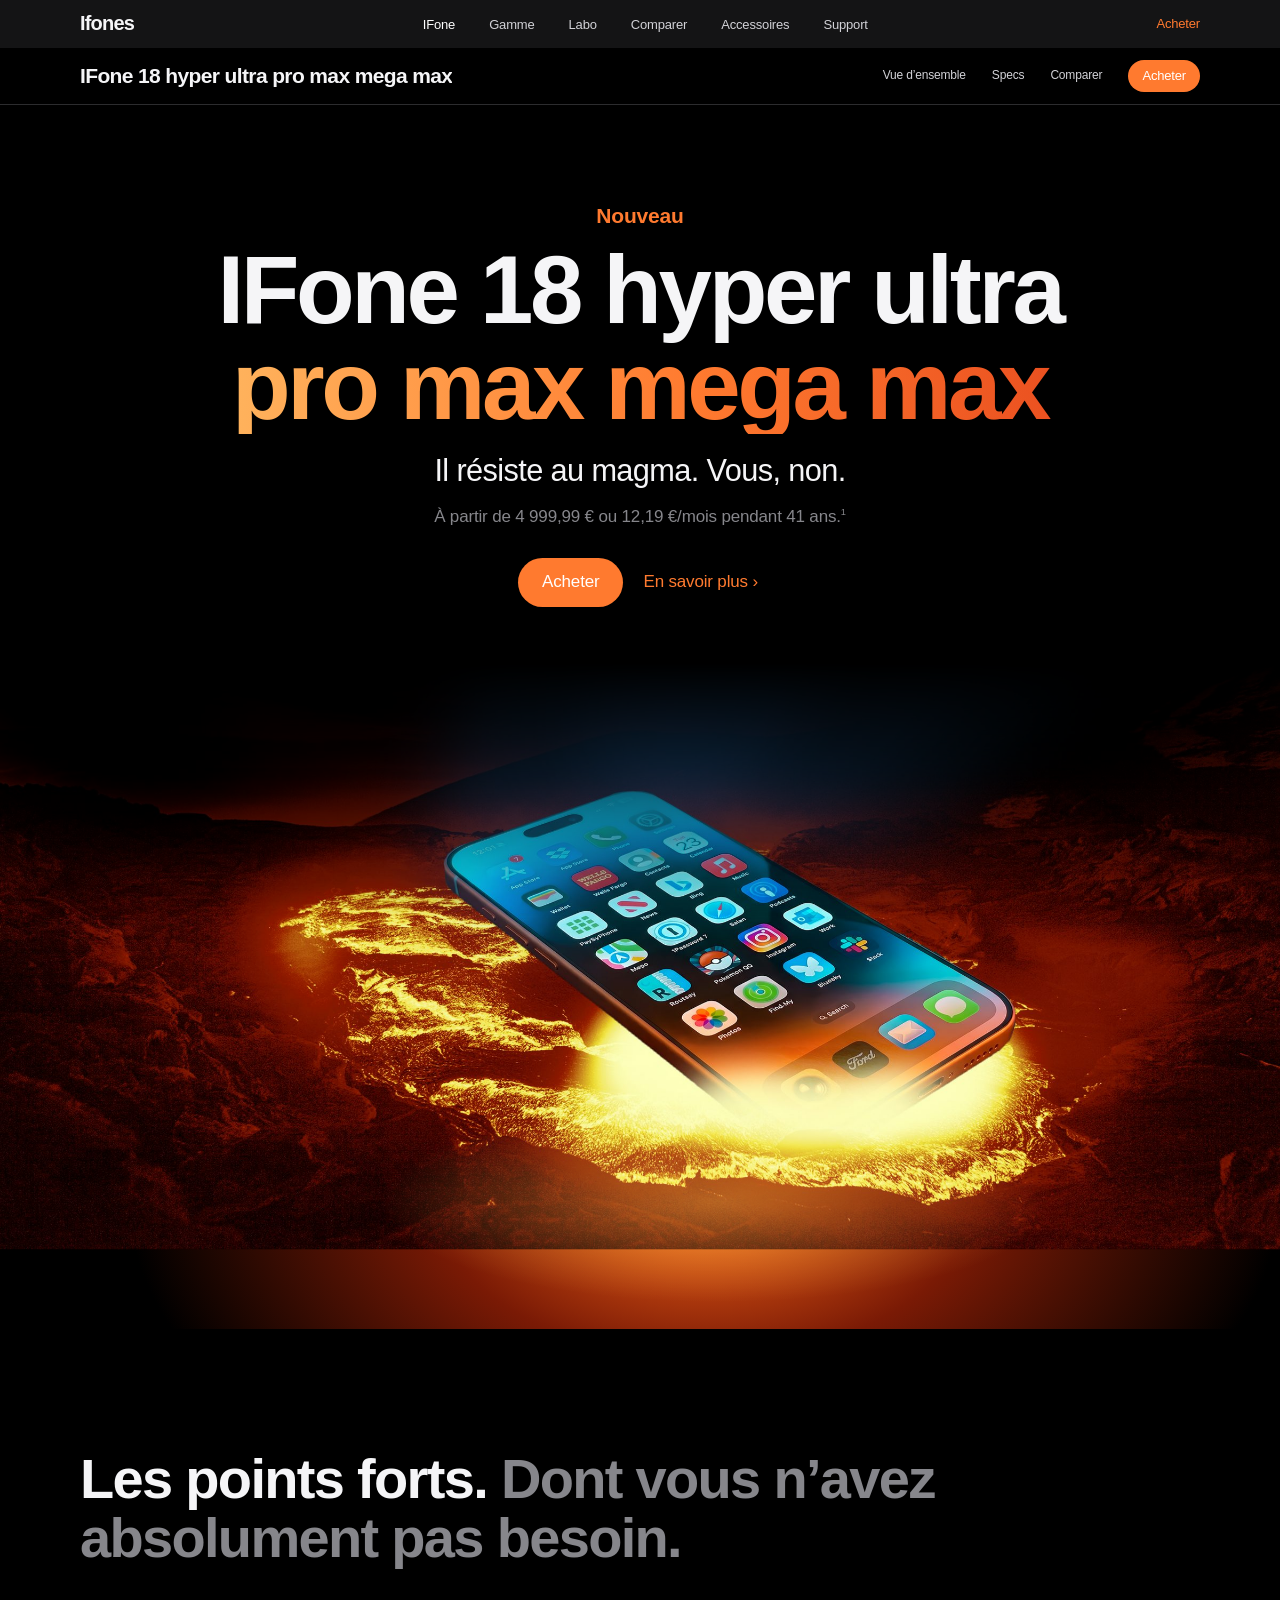
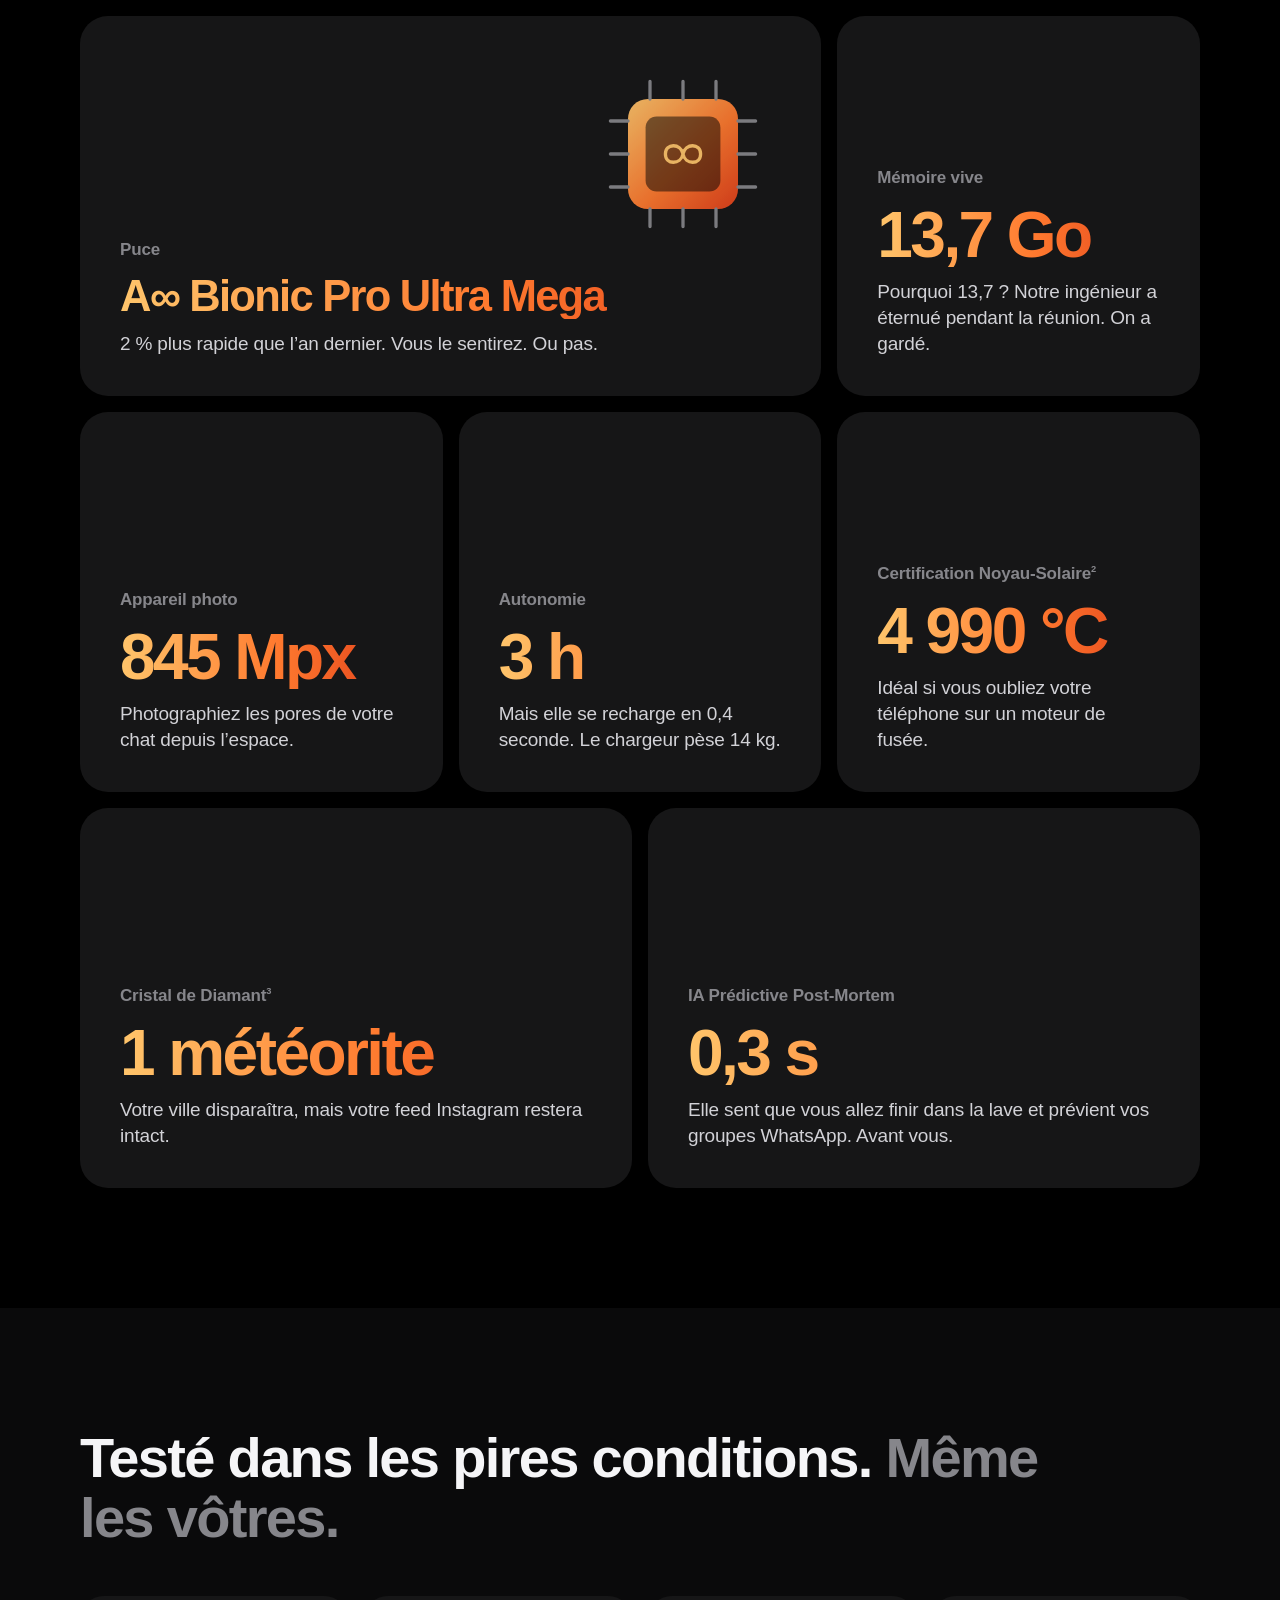
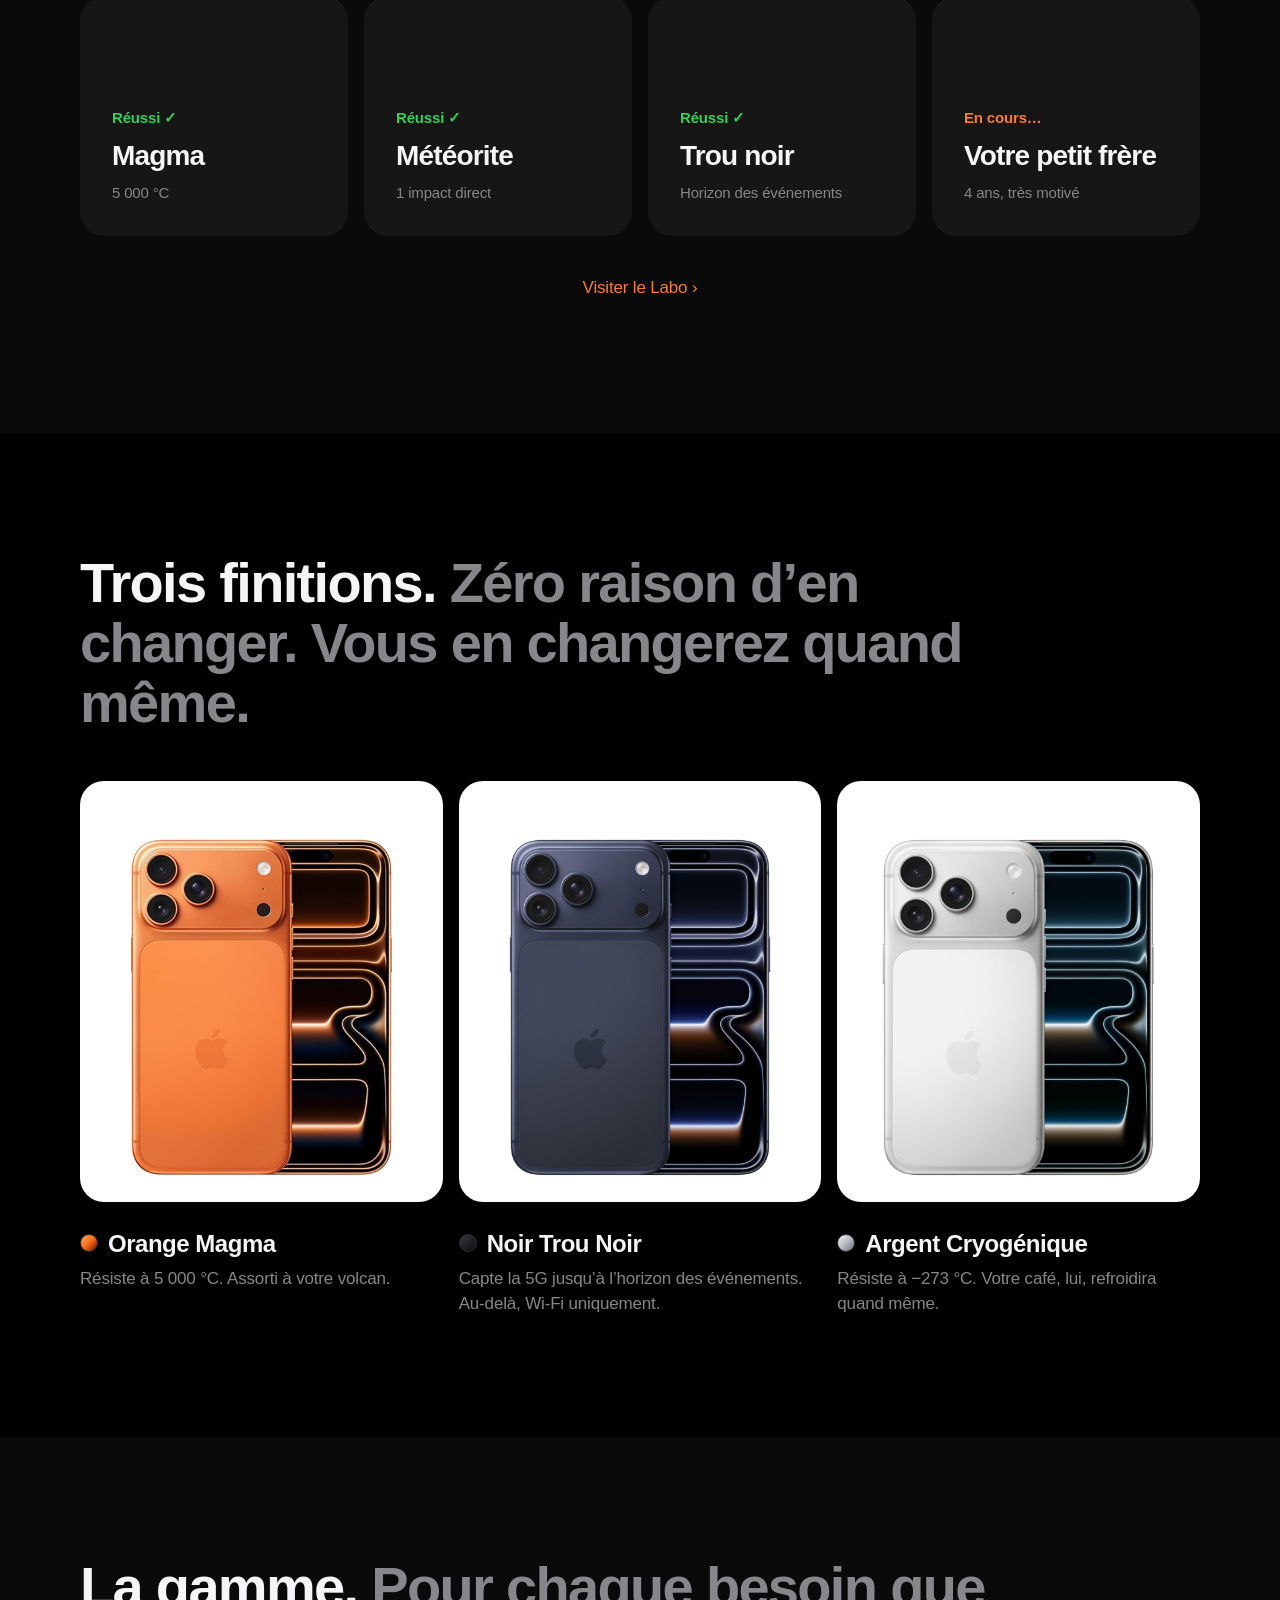
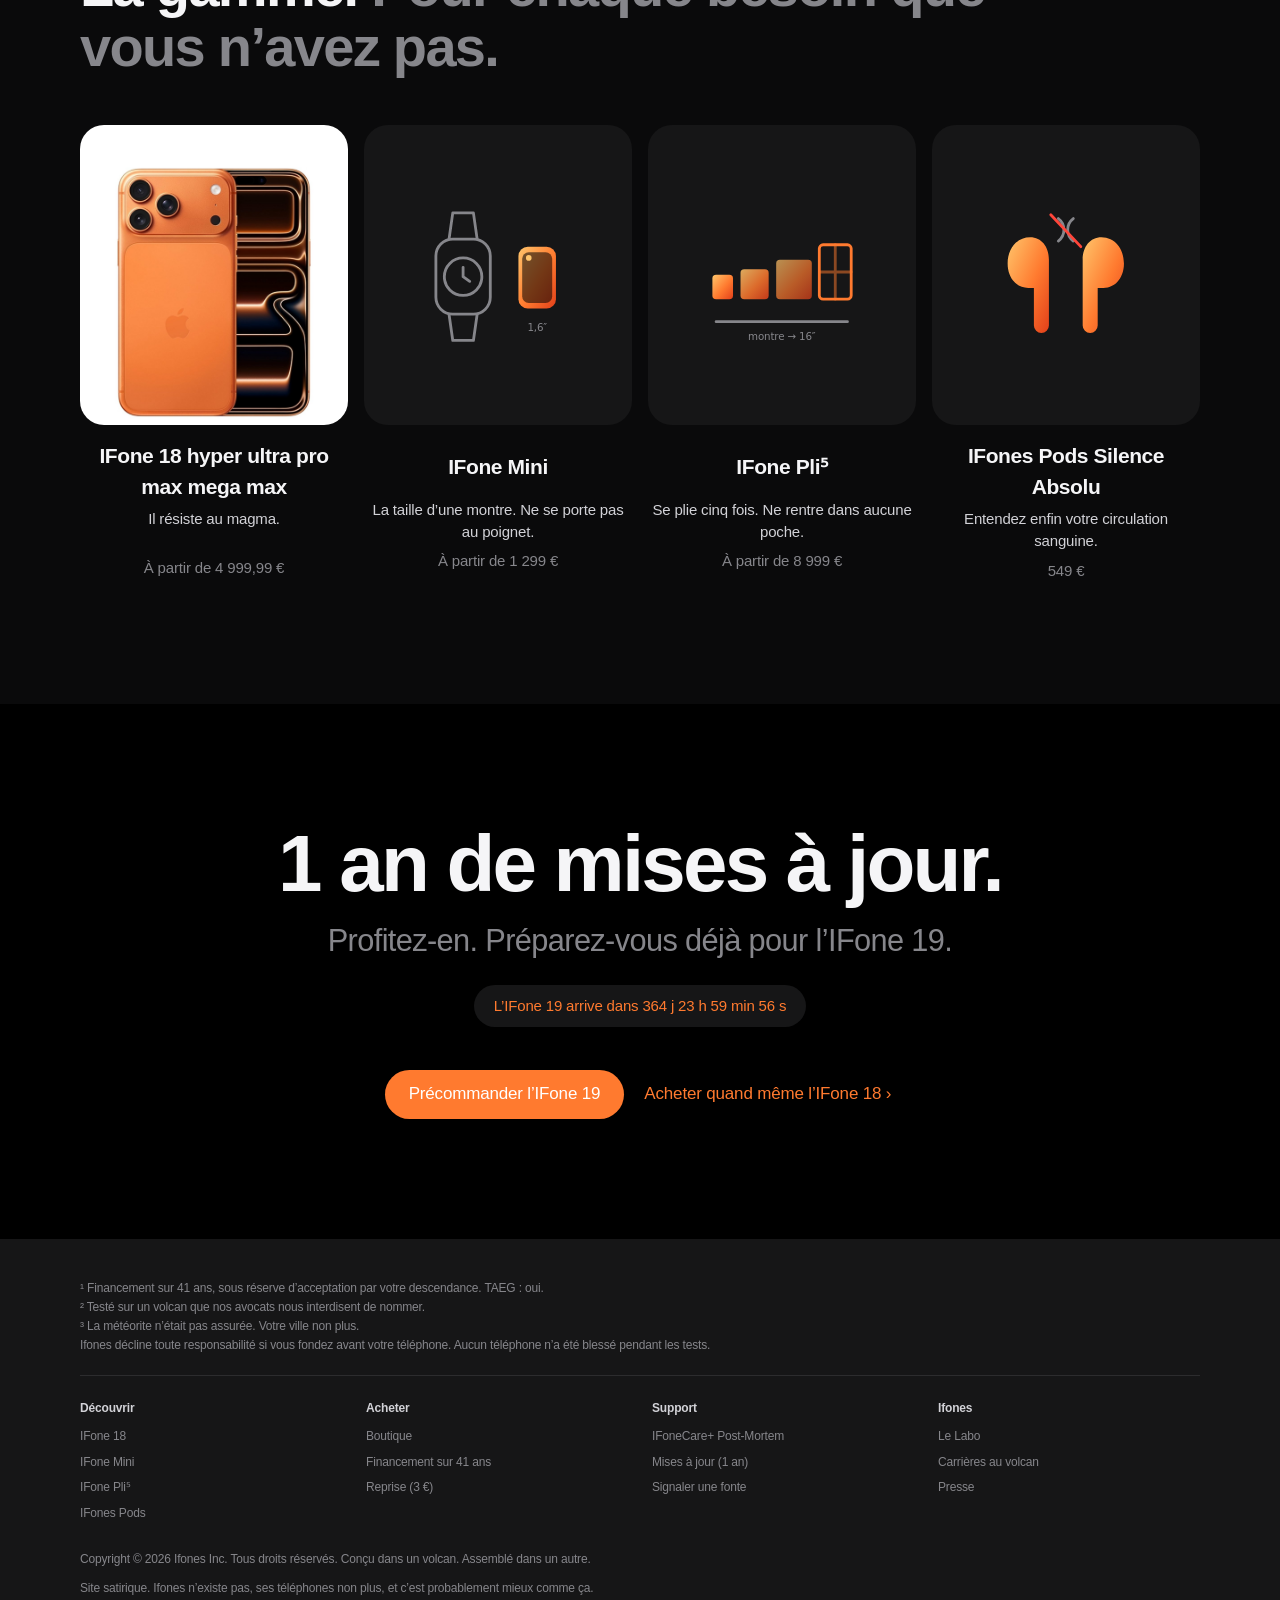
<file: projects/ifone/index.html>
<!doctype html>
<html lang="fr">
<head>
<meta charset="utf-8">
<meta name="viewport" content="width=device-width, initial-scale=1">
<title>IFone 18 hyper ultra pro max mega max — Ifones</title>
<meta name="description" content="IFone 18 hyper ultra pro max mega max. Il résiste au magma. Vous, non. Le smartphone dont vous n’avez absolument pas besoin.">
<meta name="theme-color" content="#000000">
<link rel="icon" href="assets/img/favicon.svg" type="image/svg+xml">
<link rel="stylesheet" href="assets/css/style.css">
</head>
<body data-page="home">
<a class="skip" href="#main">Aller au contenu</a>
<div data-nav></div>

<nav class="subnav" aria-label="IFone 18">
  <div class="wrap">
    <strong>IFone 18 hyper ultra pro max mega max</strong>
    <nav><a href="#points-forts">Vue d’ensemble</a><a href="specs.html">Specs</a><a href="comparer.html">Comparer</a><a class="btn btn-fill btn-sm" href="acheter.html">Acheter</a></nav>
  </div>
</nav>

<main id="main">
  <section class="hero">
    <div class="wrap">
      <p class="eyebrow">Nouveau</p>
      <h1 class="h1"><span>IFone 18 hyper ultra</span><span class="grad">pro max mega max</span></h1>
      <p class="lead">Il résiste au magma. Vous, non.</p>
      <p class="price">À partir de 4 999,99 € ou 12,19 €/mois pendant 41 ans.<sup>1</sup></p>
      <div class="btns"><a class="btn btn-fill" href="acheter.html">Acheter</a><a class="btn btn-link" href="#points-forts">En savoir plus ›</a></div>
    </div>
    <div class="banner"><img data-photo src="assets/img/hero.jpg" alt="L’IFone 18 posé sur une coulée de lave, intact"></div>
  </section>

  <section class="sec" id="points-forts">
    <div class="wrap">
      <h2 class="h2 reveal">Les points forts. <span class="dim">Dont vous n’avez absolument pas besoin.</span></h2>
      <div class="bento">
        <article class="card c-4 reveal"><div class="art" data-art="chip"></div><span class="k">Puce</span><span class="big mid grad">A∞ Bionic Pro Ultra Mega</span><p>2 % plus rapide que l’an dernier. Vous le sentirez. Ou pas.</p></article>
        <article class="card c-2 reveal" style="--d:.1s"><span class="k">Mémoire vive</span><span class="big grad" data-count="13,7" data-suffix=" Go">13,7 Go</span><p>Pourquoi 13,7 ? Notre ingénieur a éternué pendant la réunion. On a gardé.</p></article>
        <article class="card c-2 reveal"><span class="k">Appareil photo</span><span class="big grad" data-count="847" data-suffix=" Mpx">847 Mpx</span><p>Photographiez les pores de votre chat depuis l’espace.</p></article>
        <article class="card c-2 reveal" style="--d:.1s"><span class="k">Autonomie</span><span class="big grad" data-count="3" data-suffix=" h">3 h</span><p>Mais elle se recharge en 0,4 seconde. Le chargeur pèse 14 kg.</p></article>
        <article class="card c-2 reveal" style="--d:.2s"><span class="k">Certification Noyau-Solaire<sup>2</sup></span><span class="big grad" data-count="5000" data-suffix=" °C">5 000 °C</span><p>Idéal si vous oubliez votre téléphone sur un moteur de fusée.</p></article>
        <article class="card c-3 reveal"><span class="k">Cristal de Diamant<sup>3</sup></span><span class="big grad">1 météorite</span><p>Votre ville disparaîtra, mais votre feed Instagram restera intact.</p></article>
        <article class="card c-3 reveal" style="--d:.1s"><span class="k">IA Prédictive Post-Mortem</span><span class="big grad" data-count="0,3" data-suffix=" s">0,3 s</span><p>Elle sent que vous allez finir dans la lave et prévient vos groupes WhatsApp. Avant vous.</p></article>
      </div>
    </div>
  </section>

  <section class="sec sec-alt">
    <div class="wrap">
      <h2 class="h2 reveal">Testé dans les pires conditions. <span class="dim">Même les vôtres.</span></h2>
      <div class="tiles">
        <div class="tile reveal"><span class="ok">Réussi ✓</span><h3>Magma</h3><p>5 000 °C</p></div>
        <div class="tile reveal" style="--d:.08s"><span class="ok">Réussi ✓</span><h3>Météorite</h3><p>1 impact direct</p></div>
        <div class="tile reveal" style="--d:.16s"><span class="ok">Réussi ✓</span><h3>Trou noir</h3><p>Horizon des événements</p></div>
        <div class="tile reveal" style="--d:.24s"><span class="wip">En cours…</span><h3>Votre petit frère</h3><p>4 ans, très motivé</p></div>
      </div>
      <div class="btns"><a class="btn btn-link" href="labo.html">Visiter le Labo ›</a></div>
    </div>
  </section>

  <section class="sec" id="couleurs">
    <div class="wrap">
      <h2 class="h2 reveal">Trois finitions. <span class="dim">Zéro raison d’en changer. Vous en changerez quand même.</span></h2>
      <div class="colors">
        <div class="reveal"><div class="phone-tile"><img data-photo class="z-magma" src="assets/img/phone-magma.jpg" alt="IFone 18 Orange Magma" loading="lazy"></div><p class="cname"><i class="dot dot-magma"></i>Orange Magma</p><p class="cdesc">Résiste à 5 000 °C. Assorti à votre volcan.</p></div>
        <div class="reveal" style="--d:.1s"><div class="phone-tile"><img data-photo class="z-noir" src="assets/img/phone-noir.jpg" alt="IFone 18 Noir Trou Noir" loading="lazy"></div><p class="cname"><i class="dot dot-noir"></i>Noir Trou Noir</p><p class="cdesc">Capte la 5G jusqu’à l’horizon des événements. Au-delà, Wi-Fi uniquement.</p></div>
        <div class="reveal" style="--d:.2s"><div class="phone-tile"><img data-photo class="z-argent" src="assets/img/phone-argent.jpg" alt="IFone 18 Argent Cryogénique" loading="lazy"></div><p class="cname"><i class="dot dot-argent"></i>Argent Cryogénique</p><p class="cdesc">Résiste à −273 °C. Votre café, lui, refroidira quand même.</p></div>
      </div>
    </div>
  </section>

  <section class="sec sec-alt">
    <div class="wrap">
      <h2 class="h2 reveal">La gamme. <span class="dim">Pour chaque besoin que vous n’avez pas.</span></h2>
      <div class="lineup">
        <a class="prod reveal" href="index.html"><div class="media white phone-tile"><img data-photo class="z-magma" src="assets/img/phone-magma.jpg" alt="" loading="lazy"></div><h3>IFone 18 hyper ultra pro max mega max</h3><p>Il résiste au magma.</p><span class="from">À partir de 4 999,99 €</span></a>
        <a class="prod reveal" style="--d:.08s" href="gamme.html#mini"><div class="media" data-art="mini"></div><h3>IFone Mini</h3><p>La taille d’une montre. Ne se porte pas au poignet.</p><span class="from">À partir de 1 299 €</span></a>
        <a class="prod reveal" style="--d:.16s" href="gamme.html#pli"><div class="media" data-art="pli"></div><h3>IFone Pli⁵</h3><p>Se plie cinq fois. Ne rentre dans aucune poche.</p><span class="from">À partir de 8 999 €</span></a>
        <a class="prod reveal" style="--d:.24s" href="gamme.html#pods"><div class="media" data-art="pods"></div><h3>IFones Pods Silence Absolu</h3><p>Entendez enfin votre circulation sanguine.</p><span class="from">549 €</span></a>
      </div>
    </div>
  </section>

  <section class="sec finale">
    <div class="wrap">
      <h2 class="h1 reveal">1 an de mises à jour.</h2>
      <p class="lead dim reveal">Profitez-en. Préparez-vous déjà pour l’IFone 19.</p>
      <p class="chip reveal" data-countdown aria-live="off">L’IFone 19 arrive dans 364 j 23 h 59 min</p>
      <div class="btns reveal"><a class="btn btn-fill" href="404.html">Précommander l’IFone 19</a><a class="btn btn-link" href="acheter.html">Acheter quand même l’IFone 18 ›</a></div>
    </div>
  </section>
</main>

<div data-foot></div>
<script src="assets/js/site.js"></script>
</body>
</html>
</file>
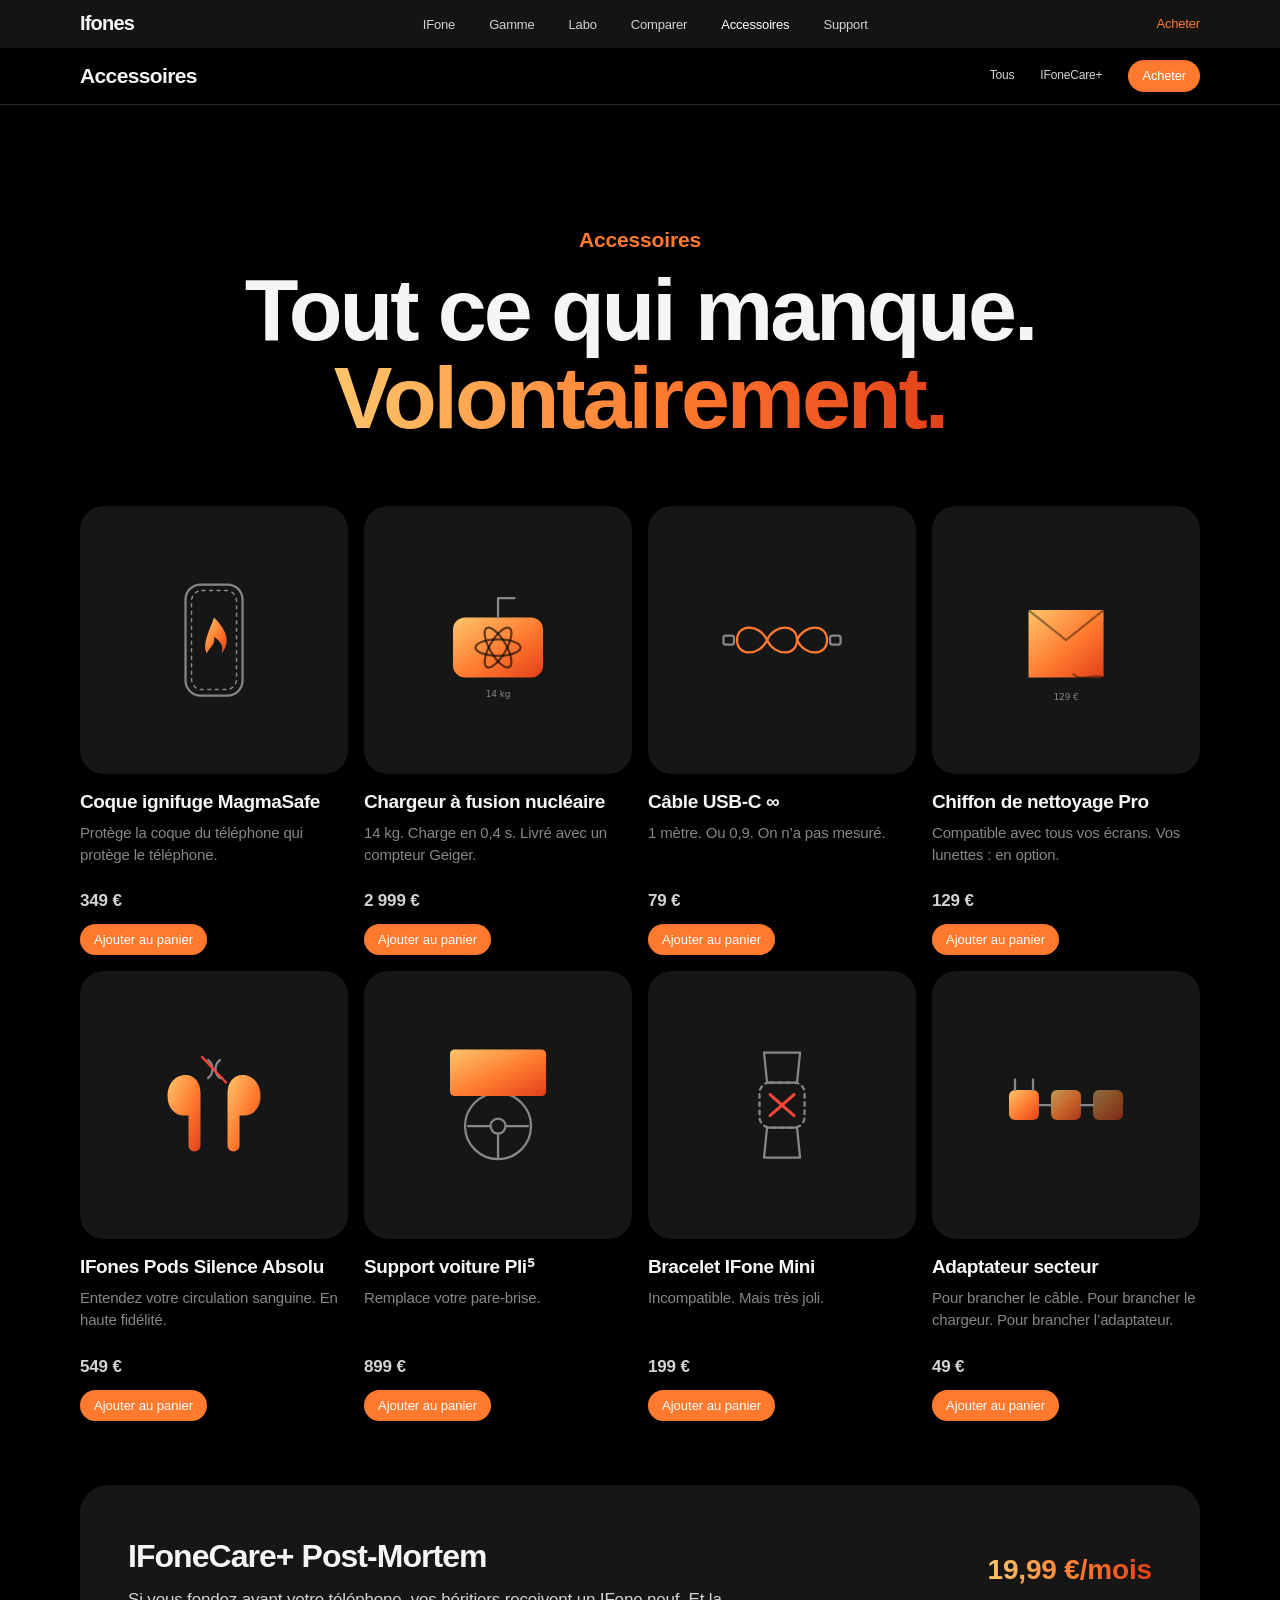
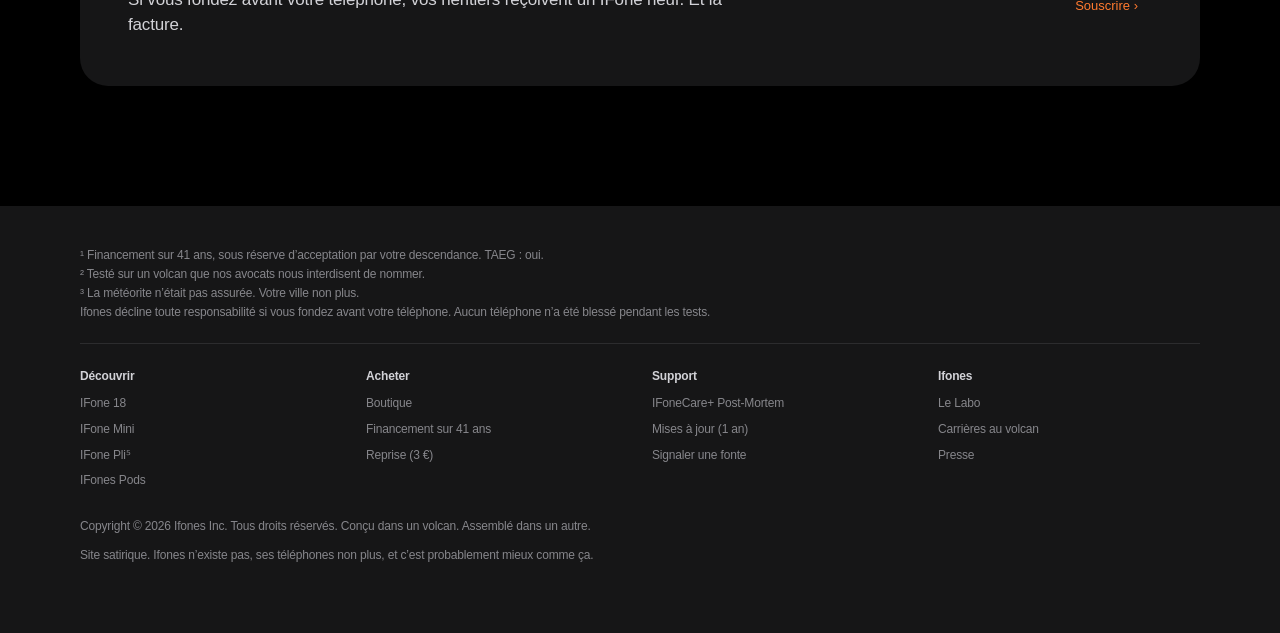
<file: projects/ifone/accessoires.html>
<!doctype html>
<html lang="fr">
<head>
<meta charset="utf-8">
<meta name="viewport" content="width=device-width, initial-scale=1">
<title>Accessoires — Ifones</title>
<meta name="description" content="Coque ignifuge, chargeur à fusion nucléaire, câble USB-C ∞ et IFoneCare+ Post-Mortem. Tout ce qui manque. Volontairement.">
<meta name="theme-color" content="#000000">
<link rel="icon" href="assets/img/favicon.svg" type="image/svg+xml">
<link rel="stylesheet" href="assets/css/style.css">
</head>
<body data-page="accessoires">
<a class="skip" href="#main">Aller au contenu</a>
<div data-nav></div>

<nav class="subnav" aria-label="Accessoires">
  <div class="wrap">
    <strong>Accessoires</strong>
    <nav><a href="#grille">Tous</a><a href="#care">IFoneCare+</a><a class="btn btn-fill btn-sm" href="acheter.html">Acheter</a></nav>
  </div>
</nav>

<main id="main">
  <header class="phead">
    <div class="wrap">
      <p class="eyebrow">Accessoires</p>
      <h1 class="h1">Tout ce qui manque.<br><span class="grad">Volontairement.</span></h1>
    </div>
  </header>

  <section class="sec" id="grille" style="padding-top:0">
    <div class="wrap">
      <div class="acc">
        <div class="item reveal"><div class="media" data-art="coque"></div><h2>Coque ignifuge MagmaSafe</h2><p>Protège la coque du téléphone qui protège le téléphone.</p><span class="price">349 €</span><button class="btn btn-fill btn-sm" data-add>Ajouter au panier</button></div>
        <div class="item reveal" style="--d:.06s"><div class="media" data-art="chargeur"></div><h2>Chargeur à fusion nucléaire</h2><p>14 kg. Charge en 0,4 s. Livré avec un compteur Geiger.</p><span class="price">2 999 €</span><button class="btn btn-fill btn-sm" data-add="Ajouté. Livraison par camion-citerne.">Ajouter au panier</button></div>
        <div class="item reveal" style="--d:.12s"><div class="media" data-art="cable"></div><h2>Câble USB-C ∞</h2><p>1 mètre. Ou 0,9. On n’a pas mesuré.</p><span class="price">79 €</span><button class="btn btn-fill btn-sm" data-add>Ajouter au panier</button></div>
        <div class="item reveal" style="--d:.18s"><div class="media" data-art="chiffon"></div><h2>Chiffon de nettoyage Pro</h2><p>Compatible avec tous vos écrans. Vos lunettes : en option.</p><span class="price">129 €</span><button class="btn btn-fill btn-sm" data-add="Ajouté. C’est un chiffon. À 129 €.">Ajouter au panier</button></div>
        <div class="item reveal"><div class="media" data-art="pods"></div><h2>IFones Pods Silence Absolu</h2><p>Entendez votre circulation sanguine. En haute fidélité.</p><span class="price">549 €</span><button class="btn btn-fill btn-sm" data-add="Pods ajoutés. Chut.">Ajouter au panier</button></div>
        <div class="item reveal" style="--d:.06s"><div class="media" data-art="support"></div><h2>Support voiture Pli⁵</h2><p>Remplace votre pare-brise.</p><span class="price">899 €</span><button class="btn btn-fill btn-sm" data-add>Ajouter au panier</button></div>
        <div class="item reveal" style="--d:.12s"><div class="media" data-art="bracelet"></div><h2>Bracelet IFone Mini</h2><p>Incompatible. Mais très joli.</p><span class="price">199 €</span><button class="btn btn-fill btn-sm" data-add="Ajouté. Il ne s’attache à rien.">Ajouter au panier</button></div>
        <div class="item reveal" style="--d:.18s"><div class="media" data-art="adaptateur"></div><h2>Adaptateur secteur</h2><p>Pour brancher le câble. Pour brancher le chargeur. Pour brancher l’adaptateur.</p><span class="price">49 €</span><button class="btn btn-fill btn-sm" data-add>Ajouter au panier</button></div>
      </div>

      <div class="care reveal" id="care">
        <div><h2>IFoneCare+ Post-Mortem</h2><p>Si vous fondez avant votre téléphone, vos héritiers reçoivent un IFone neuf. Et la facture.</p></div>
        <div class="p"><b class="grad">19,99 €/mois</b><button class="btn btn-link btn-sm" data-add="Souscrit. Vos héritiers vous remercient.">Souscrire ›</button></div>
      </div>
    </div>
  </section>
</main>

<div data-foot></div>
<script src="assets/js/site.js"></script>
</body>
</html>
</file>
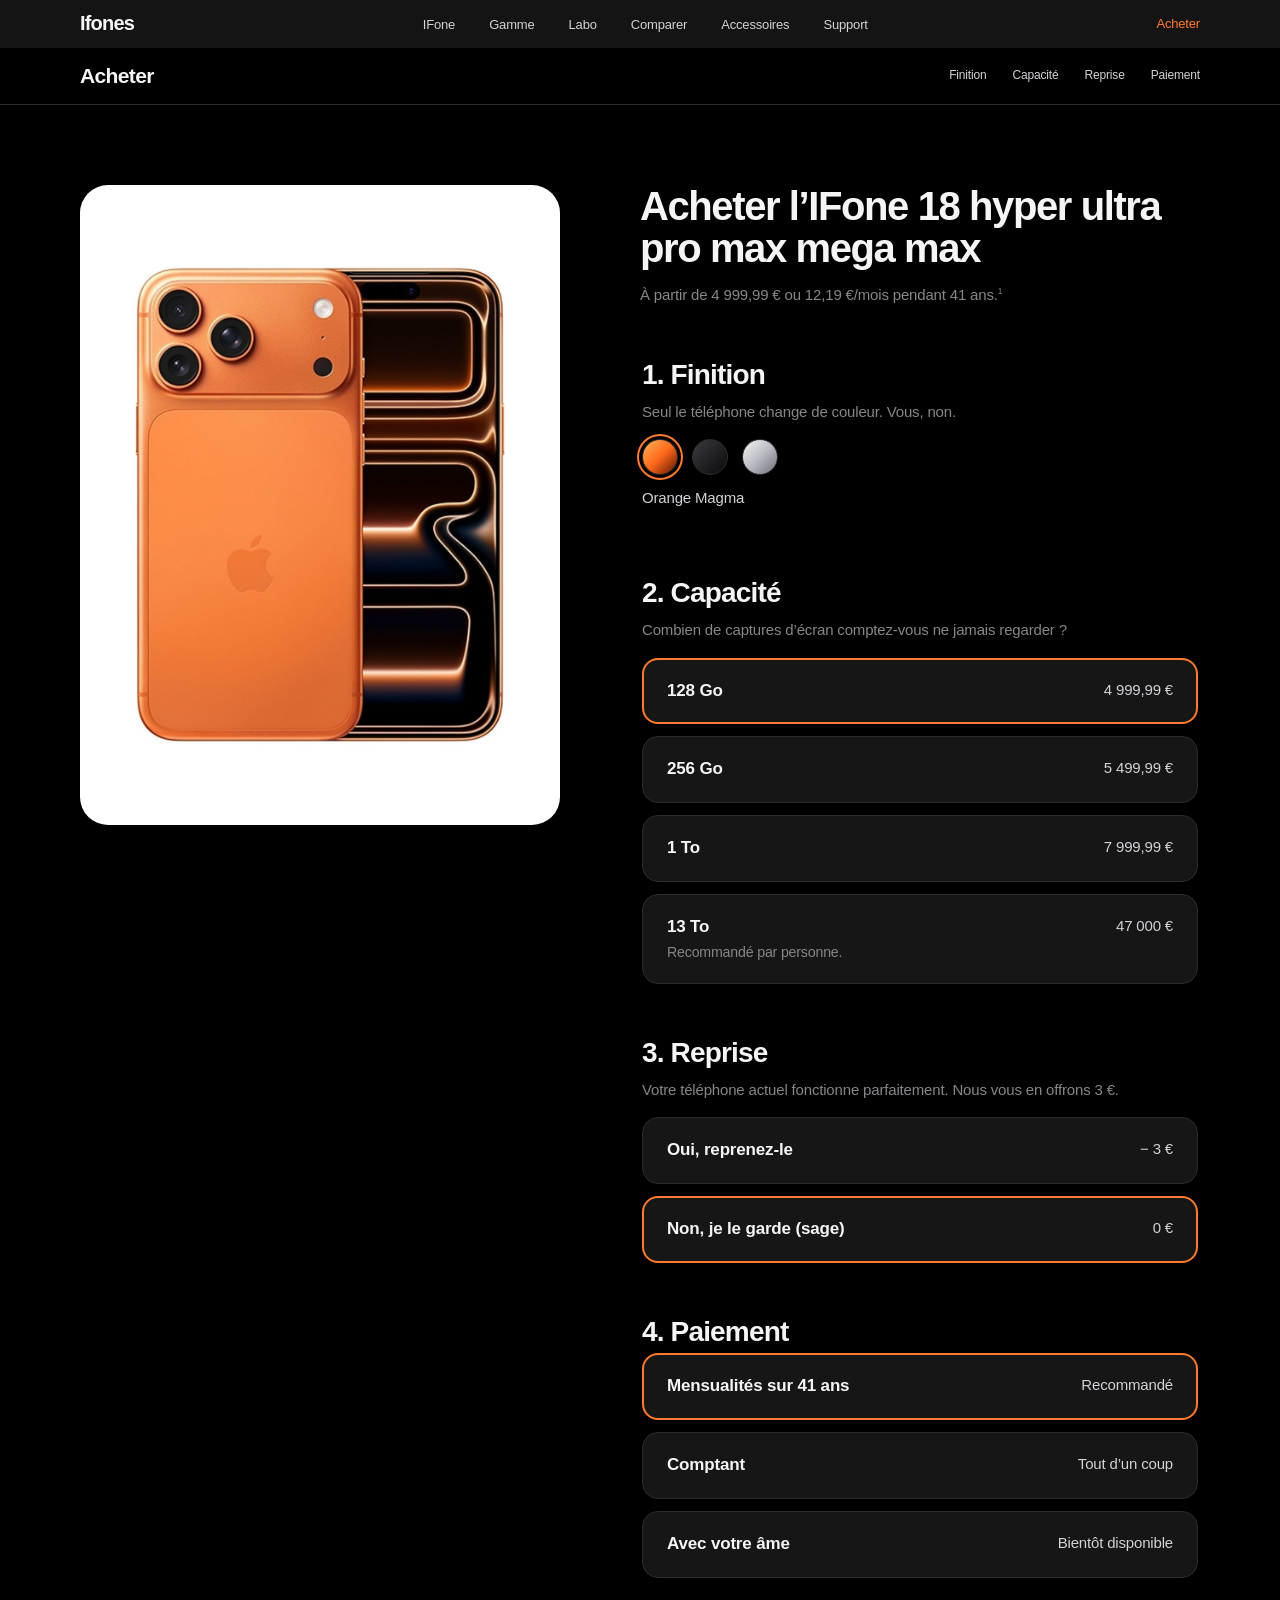
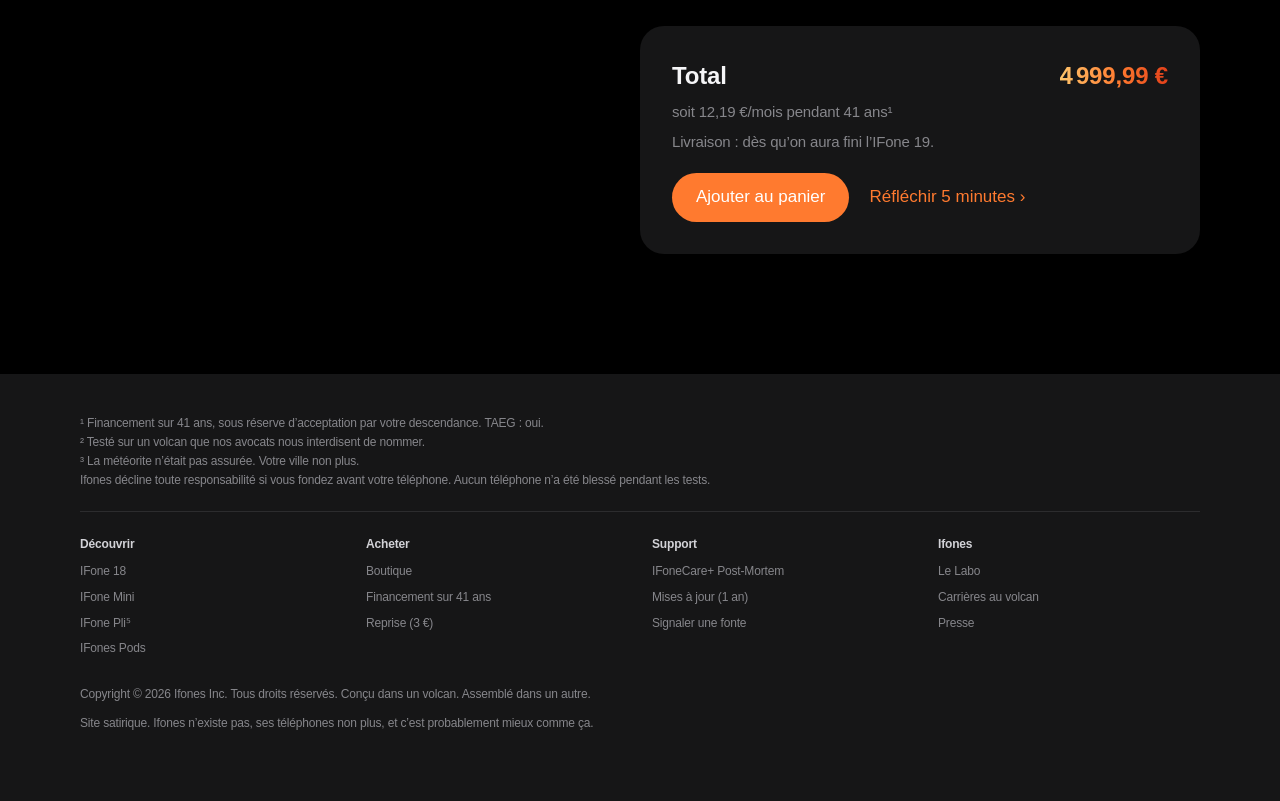
<file: projects/ifone/acheter.html>
<!doctype html>
<html lang="fr">
<head>
<meta charset="utf-8">
<meta name="viewport" content="width=device-width, initial-scale=1">
<title>Acheter l’IFone 18 — Ifones</title>
<meta name="description" content="Configurez votre IFone 18 hyper ultra pro max mega max. Finition, capacité jusqu’à 13 To, reprise à 3 € et financement sur 41 ans.">
<meta name="theme-color" content="#000000">
<link rel="icon" href="assets/img/favicon.svg" type="image/svg+xml">
<link rel="stylesheet" href="assets/css/style.css">
</head>
<body data-page="acheter">
<a class="skip" href="#main">Aller au contenu</a>
<div data-nav></div>

<nav class="subnav" aria-label="Acheter">
  <div class="wrap">
    <strong>Acheter</strong>
    <nav><a href="#finition">Finition</a><a href="#capacite">Capacité</a><a href="#reprise">Reprise</a><a href="#paiement">Paiement</a></nav>
  </div>
</nav>

<main id="main" class="sec" style="padding-top:80px">
  <div class="wrap buy">
    <div class="buy-media">
      <div class="phone-tile"><img data-photo id="buy-photo" data-color="magma" class="z-magma" src="assets/img/phone-magma.jpg" alt="IFone 18 Orange Magma"></div>
    </div>

    <form id="config" novalidate>
      <h1>Acheter l’IFone 18 hyper ultra pro max mega max</h1>
      <p class="small" style="font-size:15px">À partir de 4 999,99 € ou 12,19 €/mois pendant 41 ans.<sup>1</sup></p>

      <fieldset class="step" id="finition">
        <legend>1. Finition</legend>
        <p class="hint">Seul le téléphone change de couleur. Vous, non.</p>
        <div class="swatches">
          <label><input type="radio" name="couleur" value="magma" checked><span class="dot dot-magma" title="Orange Magma"></span><span class="skip">Orange Magma</span></label>
          <label><input type="radio" name="couleur" value="noir"><span class="dot dot-noir" title="Noir Trou Noir"></span><span class="skip">Noir Trou Noir</span></label>
          <label><input type="radio" name="couleur" value="argent"><span class="dot dot-argent" title="Argent Cryogénique"></span><span class="skip">Argent Cryogénique</span></label>
        </div>
        <p class="cname-out" aria-live="polite">Orange Magma</p>
      </fieldset>

      <fieldset class="step" id="capacite">
        <legend>2. Capacité</legend>
        <p class="hint">Combien de captures d’écran comptez-vous ne jamais regarder ?</p>
        <div class="opts">
          <label class="opt"><input type="radio" name="capacite" value="4999.99" checked><span><b>128 Go</b><em>4 999,99 €</em></span></label>
          <label class="opt"><input type="radio" name="capacite" value="5499.99"><span><b>256 Go</b><em>5 499,99 €</em></span></label>
          <label class="opt"><input type="radio" name="capacite" value="7999.99"><span><b>1 To</b><em>7 999,99 €</em></span></label>
          <label class="opt"><input type="radio" name="capacite" value="47000"><span><b>13 To<small>Recommandé par personne.</small></b><em>47 000 €</em></span></label>
        </div>
      </fieldset>

      <fieldset class="step" id="reprise">
        <legend>3. Reprise</legend>
        <p class="hint">Votre téléphone actuel fonctionne parfaitement. Nous vous en offrons 3 €.</p>
        <div class="opts">
          <label class="opt"><input type="radio" name="reprise" value="-3"><span><b>Oui, reprenez-le</b><em>− 3 €</em></span></label>
          <label class="opt"><input type="radio" name="reprise" value="0" checked><span><b>Non, je le garde (sage)</b><em>0 €</em></span></label>
        </div>
      </fieldset>

      <fieldset class="step" id="paiement">
        <legend>4. Paiement</legend>
        <div class="opts">
          <label class="opt"><input type="radio" name="paiement" value="mois" checked><span><b>Mensualités sur 41 ans</b><em>Recommandé</em></span></label>
          <label class="opt"><input type="radio" name="paiement" value="comptant"><span><b>Comptant</b><em>Tout d’un coup</em></span></label>
          <label class="opt"><input type="radio" name="paiement" value="ame"><span><b>Avec votre âme</b><em>Bientôt disponible</em></span></label>
        </div>
      </fieldset>

      <div class="summary">
        <div class="tot"><span>Total</span><span class="grad" data-total aria-live="polite">4 999,99 €</span></div>
        <p data-monthly>soit 12,19 €/mois pendant 41 ans¹</p>
        <p>Livraison : dès qu’on aura fini l’IFone 19.</p>
        <div class="btns"><button class="btn btn-fill" type="submit">Ajouter au panier</button><button class="btn btn-link" type="button" data-think>Réfléchir 5 minutes ›</button></div>
      </div>
    </form>
  </div>
</main>

<div data-foot></div>
<script src="assets/js/site.js"></script>
</body>
</html>
</file>
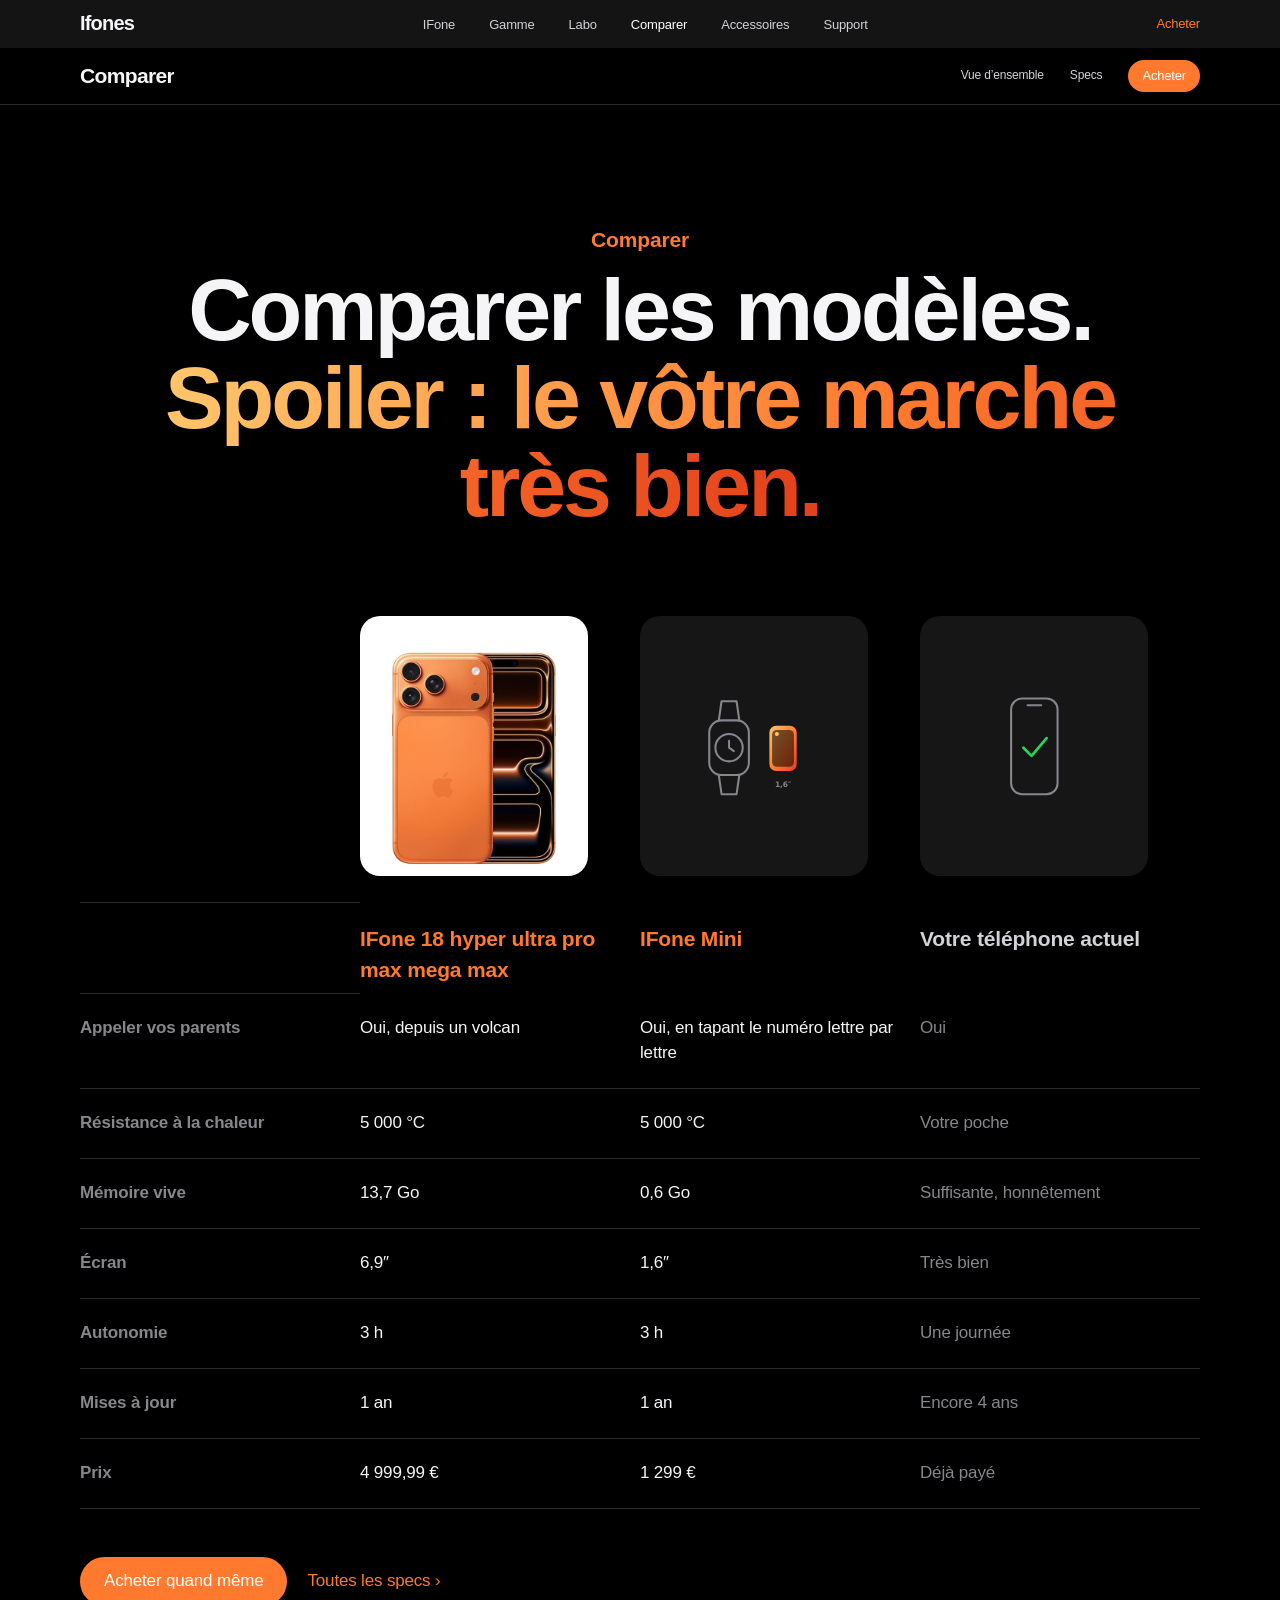
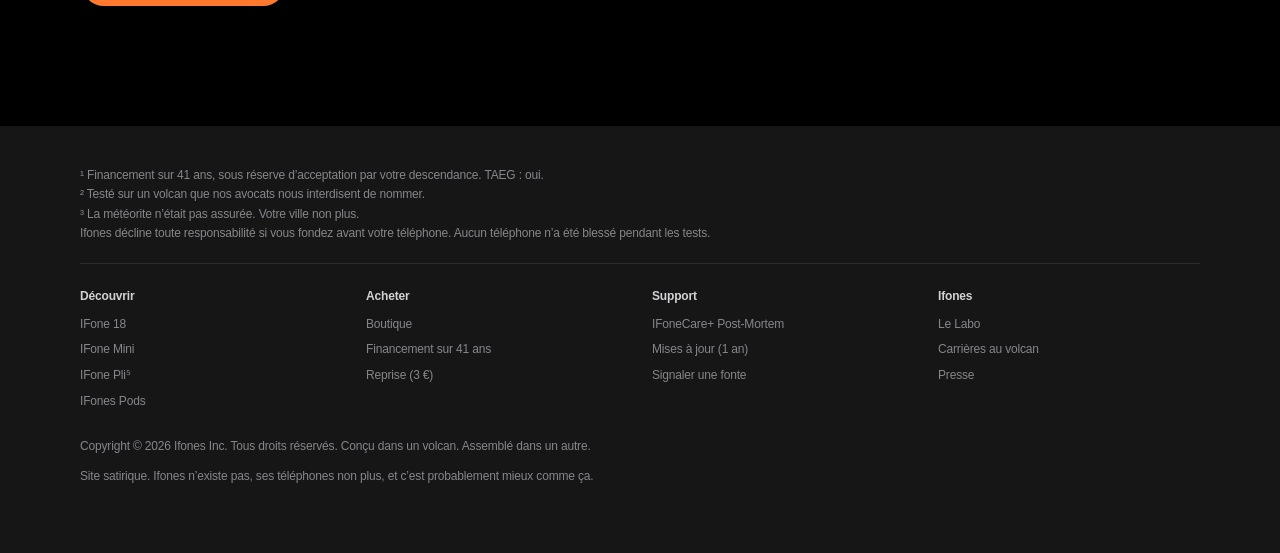
<file: projects/ifone/comparer.html>
<!doctype html>
<html lang="fr">
<head>
<meta charset="utf-8">
<meta name="viewport" content="width=device-width, initial-scale=1">
<title>Comparer les modèles — Ifones</title>
<meta name="description" content="IFone 18, IFone Mini ou votre téléphone actuel ? Spoiler : le vôtre marche très bien.">
<meta name="theme-color" content="#000000">
<link rel="icon" href="assets/img/favicon.svg" type="image/svg+xml">
<link rel="stylesheet" href="assets/css/style.css">
</head>
<body data-page="comparer">
<a class="skip" href="#main">Aller au contenu</a>
<div data-nav></div>

<nav class="subnav" aria-label="Comparer">
  <div class="wrap">
    <strong>Comparer</strong>
    <nav><a href="index.html">Vue d’ensemble</a><a href="specs.html">Specs</a><a class="btn btn-fill btn-sm" href="acheter.html">Acheter</a></nav>
  </div>
</nav>

<main id="main">
  <header class="phead">
    <div class="wrap">
      <p class="eyebrow">Comparer</p>
      <h1 class="h1">Comparer les modèles.<br><span class="grad">Spoiler : le vôtre marche très bien.</span></h1>
    </div>
  </header>

  <section class="sec" style="padding-top:0">
    <div class="wrap cmp-scroll reveal">
      <table class="cmp">
        <caption class="skip">Comparatif IFone 18, IFone Mini et votre téléphone actuel</caption>
        <thead>
          <tr>
            <td></td>
            <th scope="col"><div class="ph phone-tile"><img data-photo class="z-magma" src="assets/img/phone-magma.jpg" alt="" loading="lazy"></div></th>
            <th scope="col"><div class="ph media" data-art="mini"></div></th>
            <th scope="col"><div class="ph media" data-art="phone"></div></th>
          </tr>
          <tr>
            <td></td>
            <th scope="col" class="name o">IFone 18 hyper ultra pro max mega max</th>
            <th scope="col" class="name o">IFone Mini</th>
            <th scope="col" class="name s">Votre téléphone actuel</th>
          </tr>
        </thead>
        <tbody>
          <tr><th scope="row">Appeler vos parents</th><td>Oui, depuis un volcan</td><td>Oui, en tapant le numéro lettre par lettre</td><td>Oui</td></tr>
          <tr><th scope="row">Résistance à la chaleur</th><td>5 000 °C</td><td>5 000 °C</td><td>Votre poche</td></tr>
          <tr><th scope="row">Mémoire vive</th><td>13,7 Go</td><td>0,6 Go</td><td>Suffisante, honnêtement</td></tr>
          <tr><th scope="row">Écran</th><td>6,9″</td><td>1,6″</td><td>Très bien</td></tr>
          <tr><th scope="row">Autonomie</th><td>3 h</td><td>3 h</td><td>Une journée</td></tr>
          <tr><th scope="row">Mises à jour</th><td>1 an</td><td>1 an</td><td>Encore 4 ans</td></tr>
          <tr><th scope="row">Prix</th><td>4 999,99 €</td><td>1 299 €</td><td>Déjà payé</td></tr>
        </tbody>
      </table>
      <div class="btns" style="justify-content:flex-start;margin-top:48px"><a class="btn btn-fill" href="acheter.html">Acheter quand même</a><a class="btn btn-link" href="specs.html">Toutes les specs ›</a></div>
    </div>
  </section>
</main>

<div data-foot></div>
<script src="assets/js/site.js"></script>
</body>
</html>
</file>
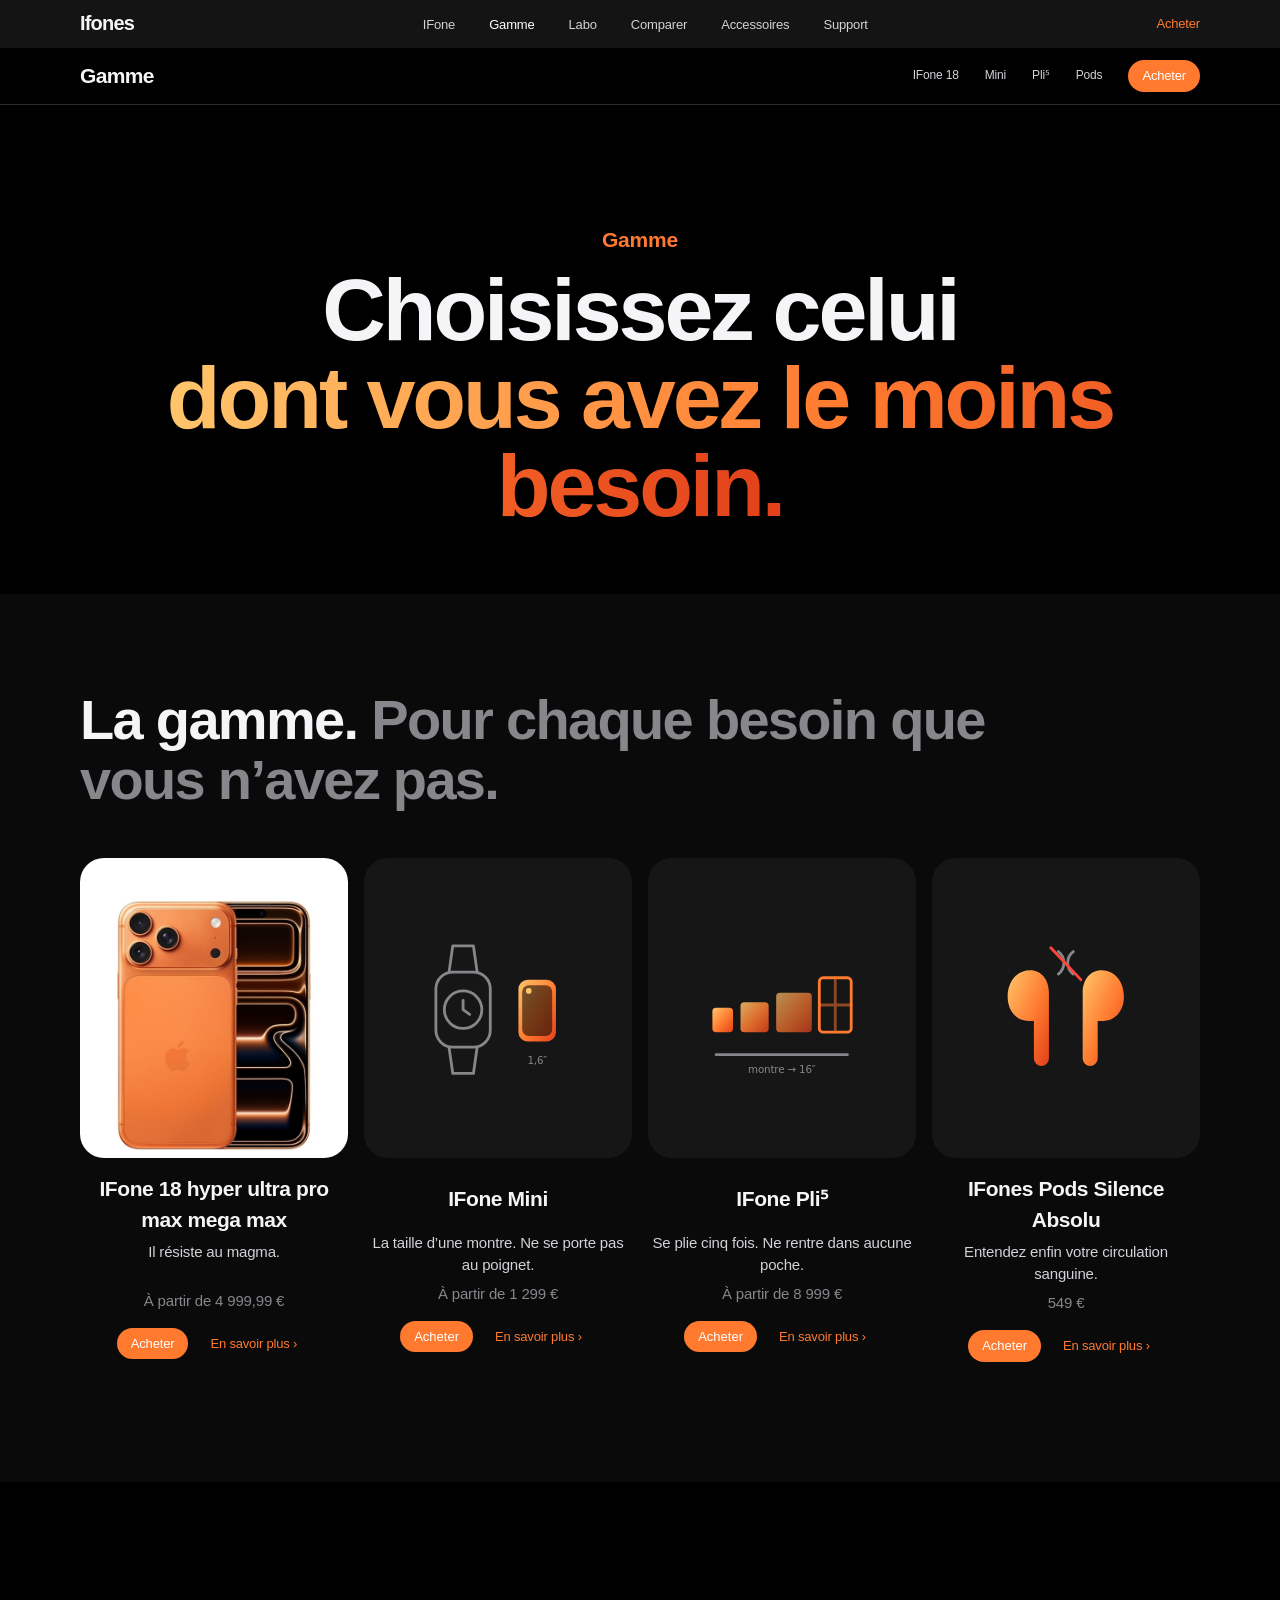
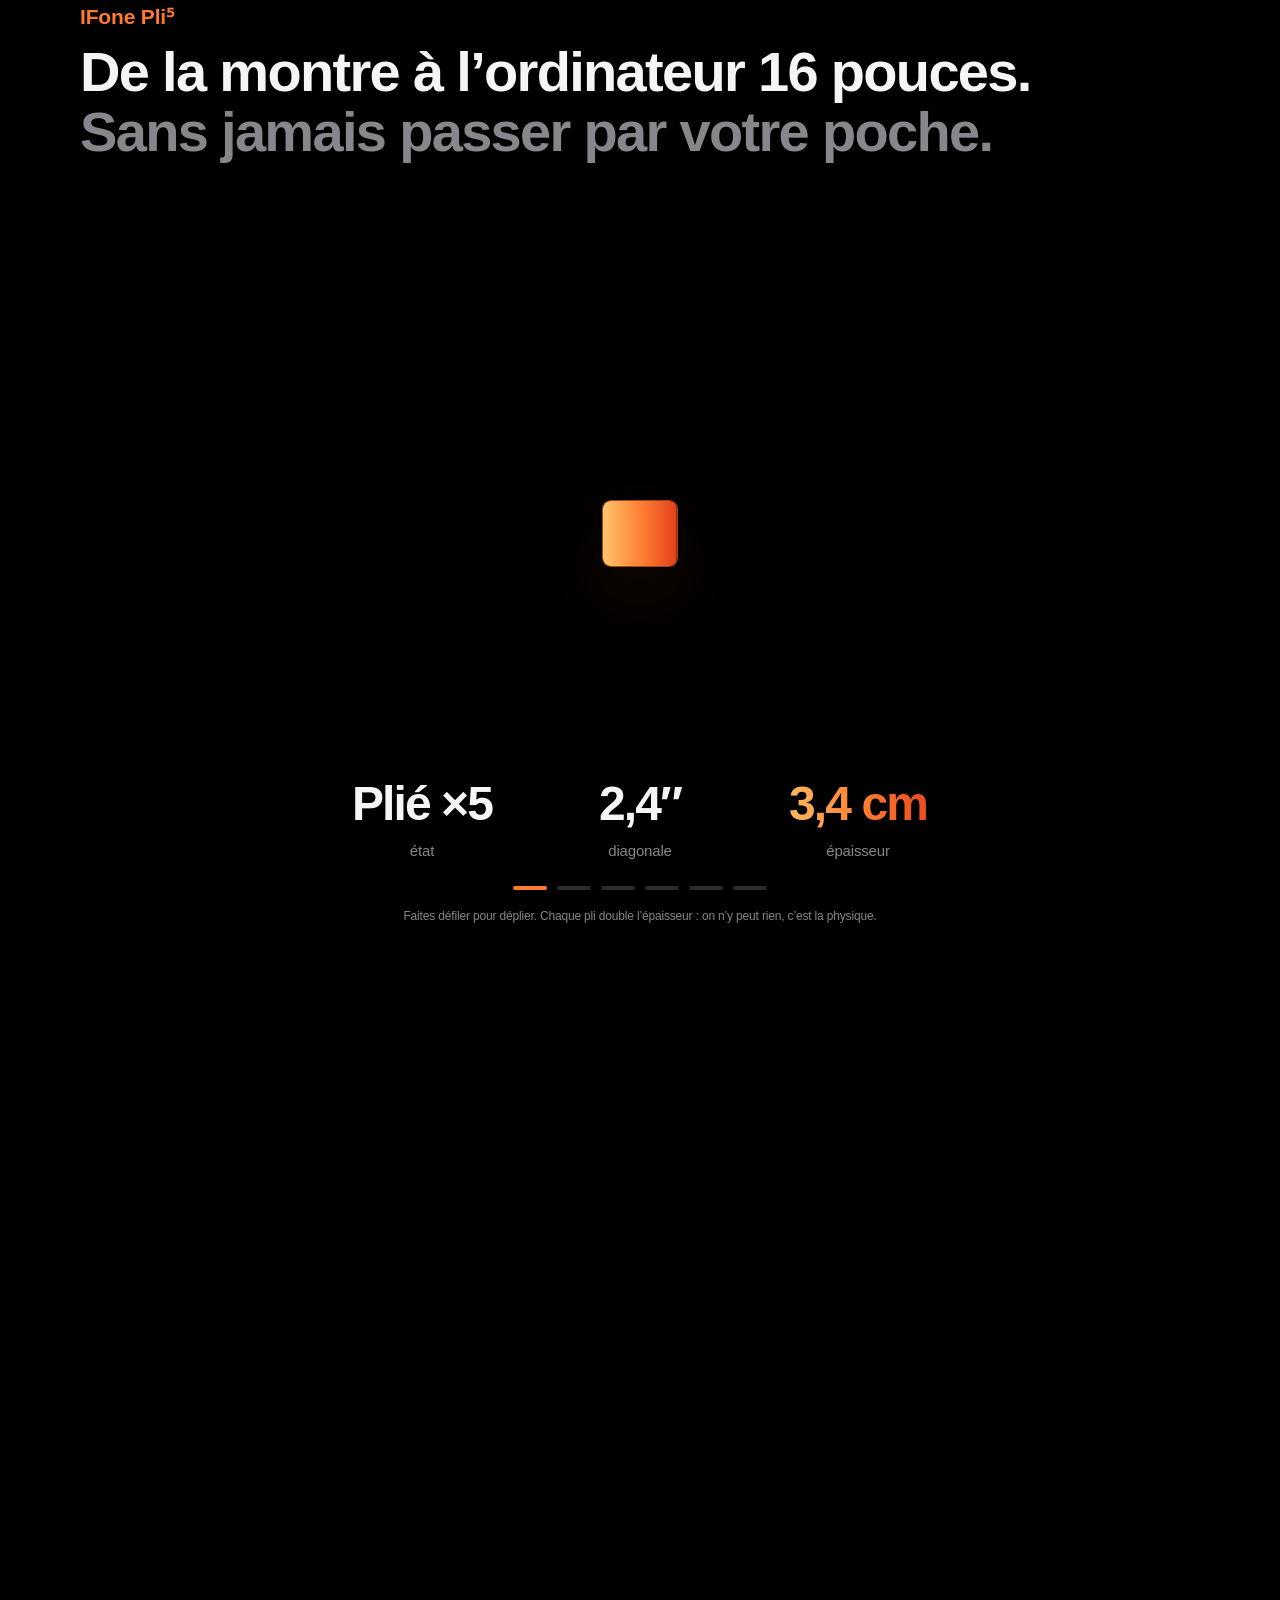
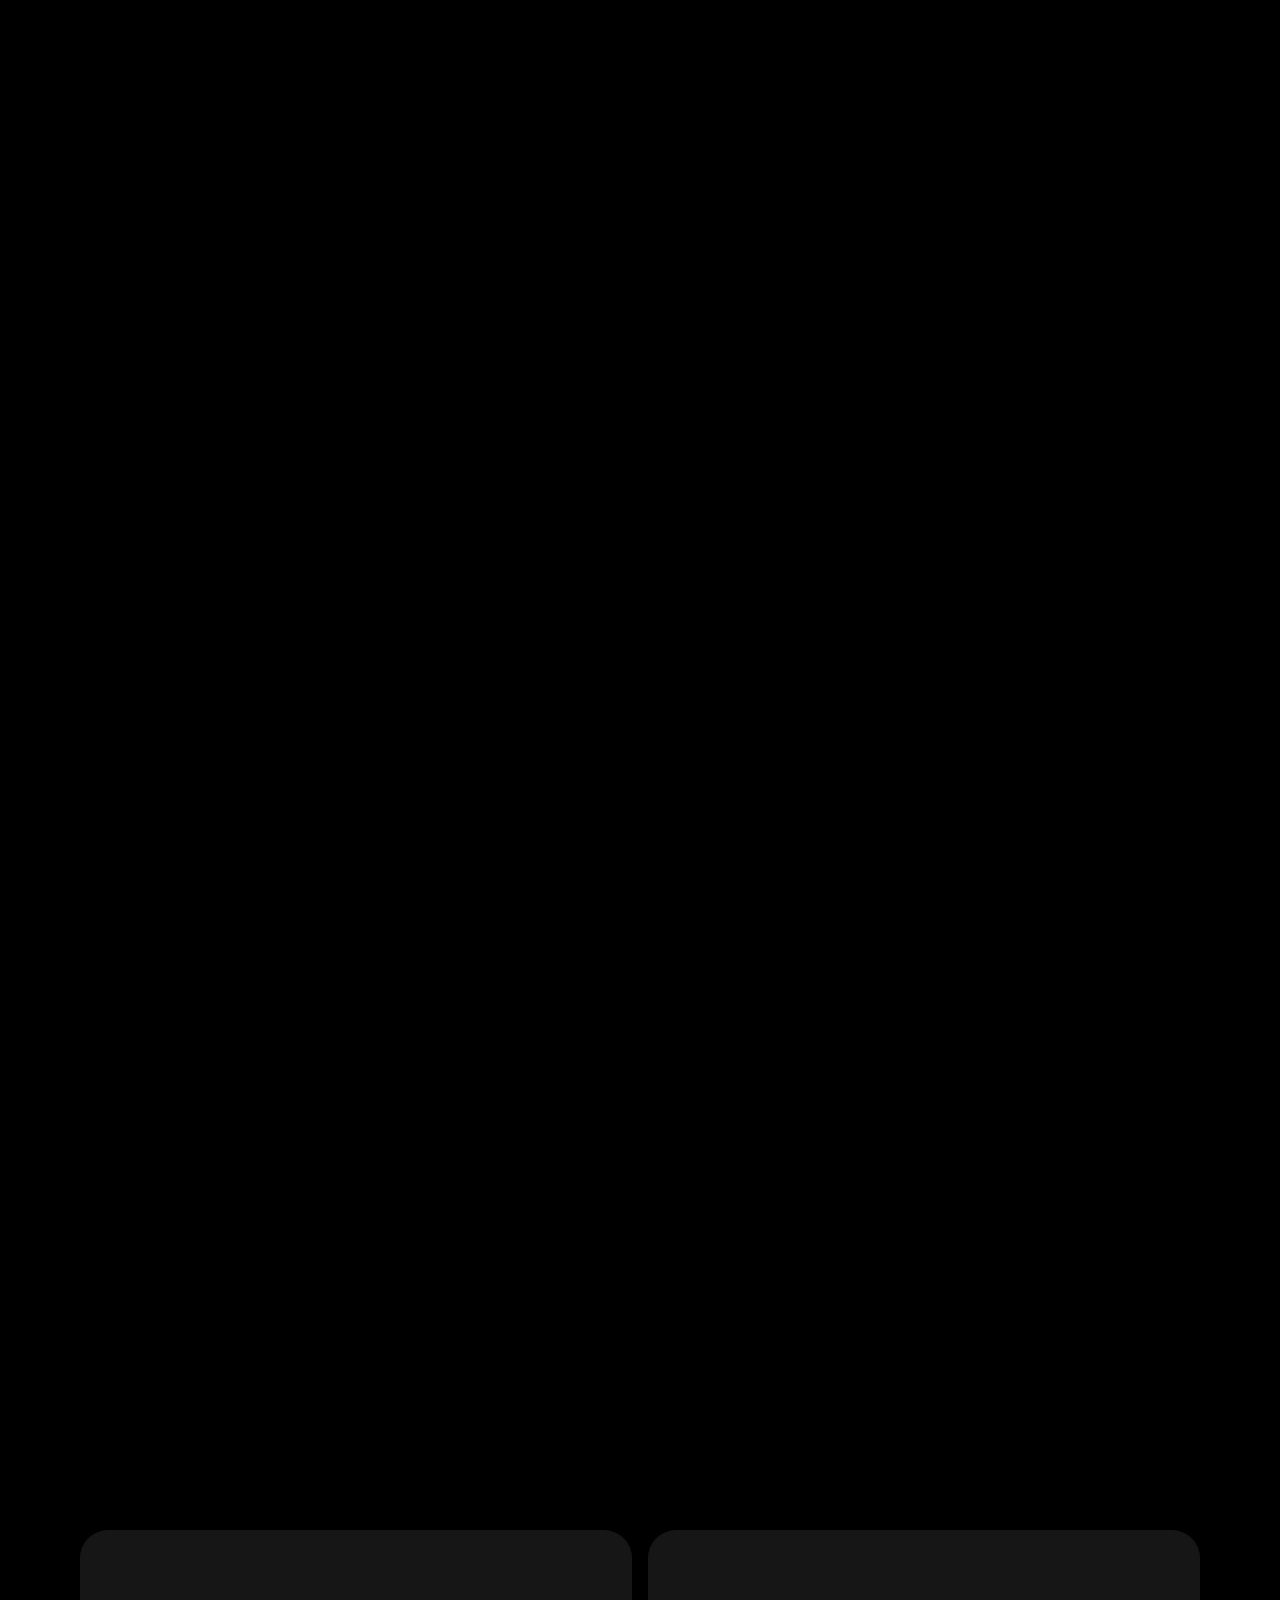
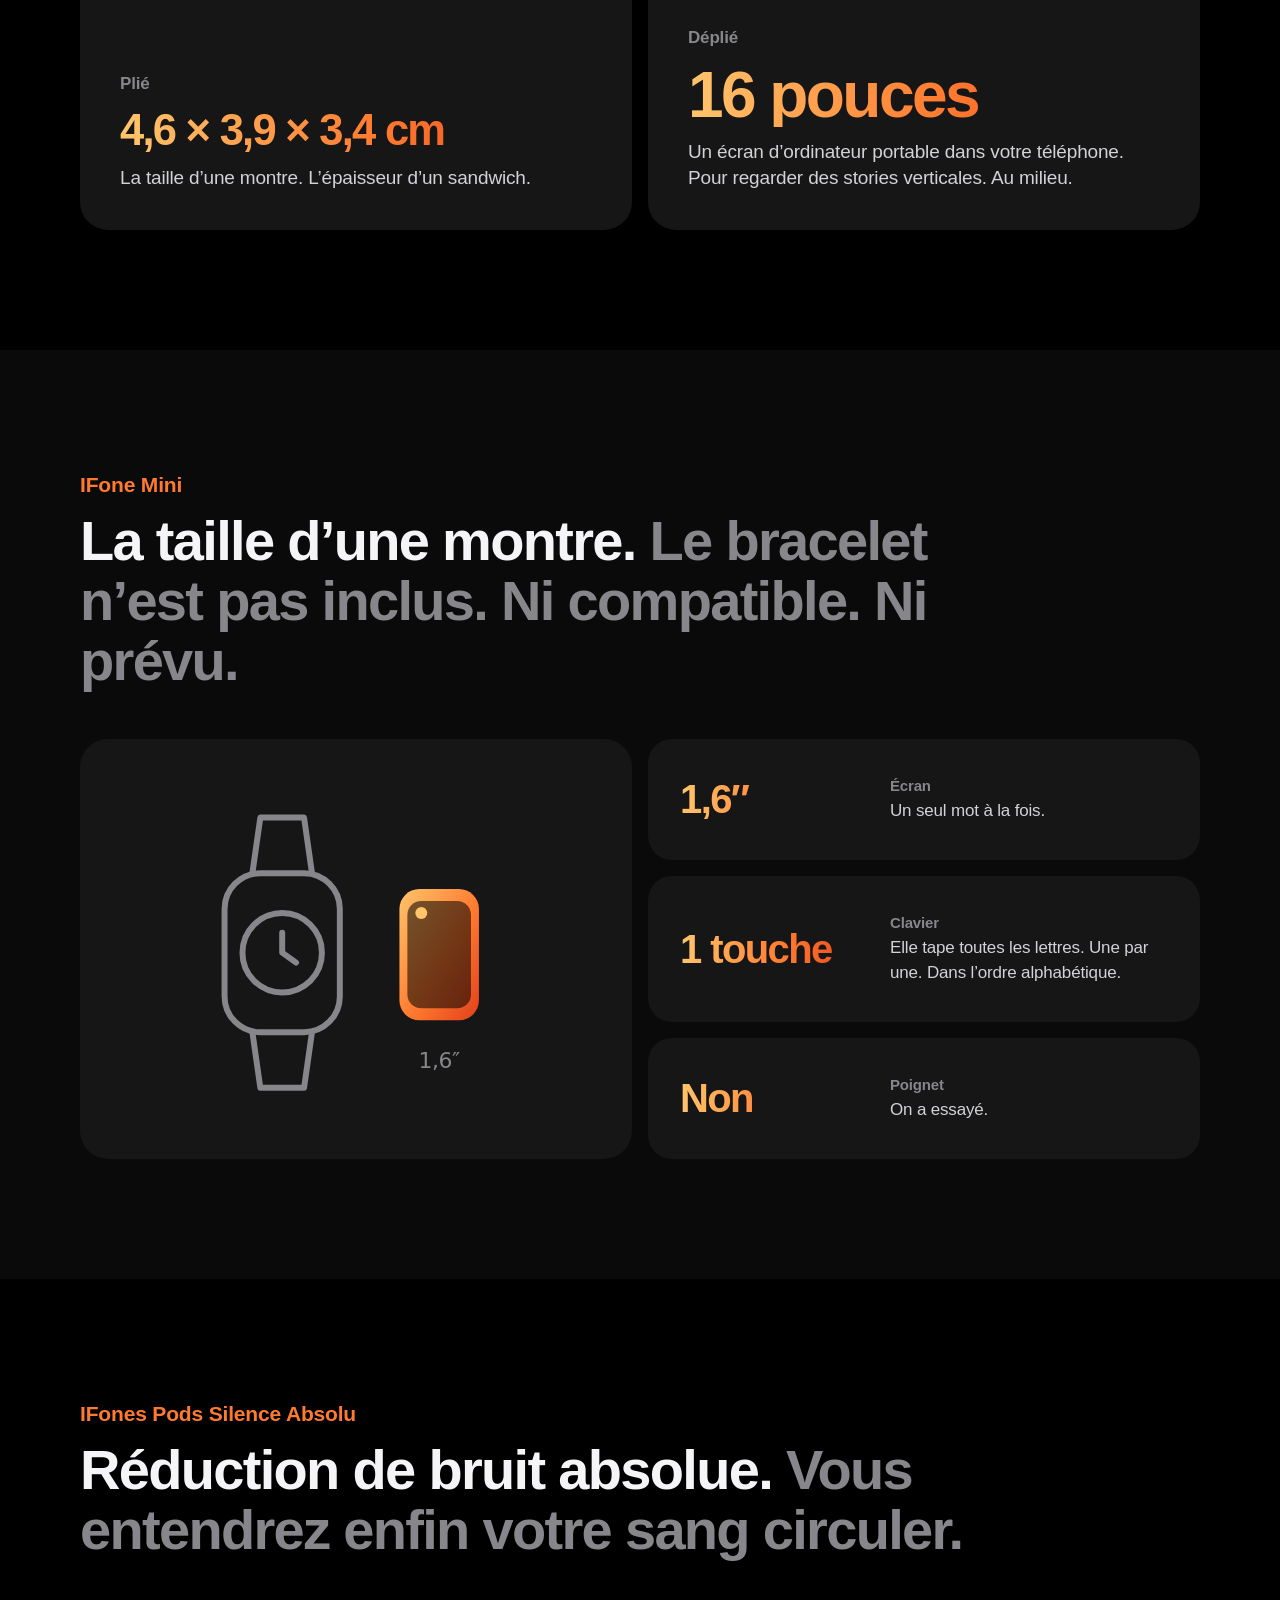
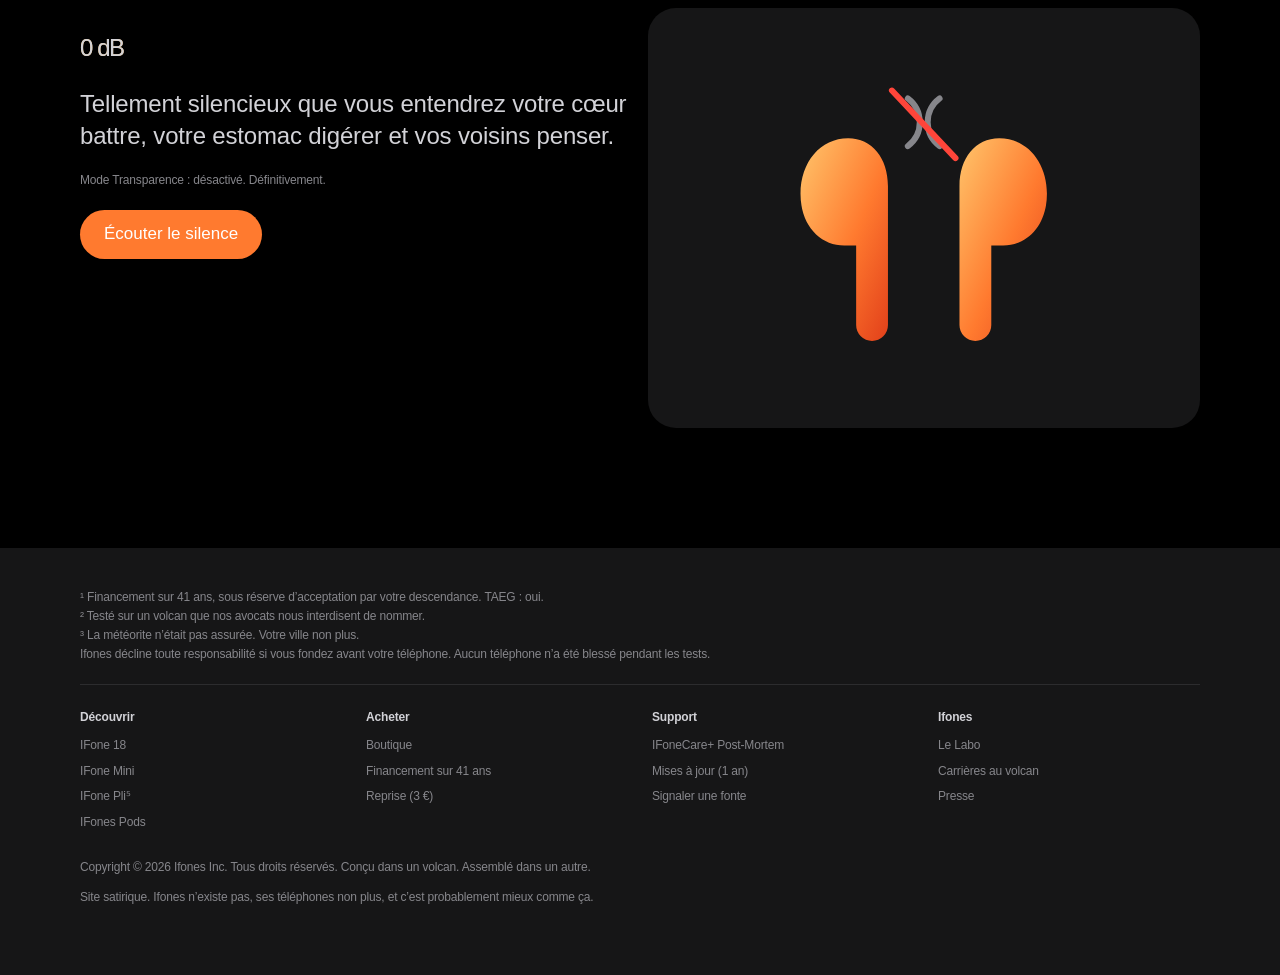
<file: projects/ifone/gamme.html>
<!doctype html>
<html lang="fr">
<head>
<meta charset="utf-8">
<meta name="viewport" content="width=device-width, initial-scale=1">
<title>La gamme — Ifones</title>
<meta name="description" content="IFone 18, IFone Mini, IFone Pli⁵ et IFones Pods Silence Absolu. Choisissez celui dont vous avez le moins besoin.">
<meta name="theme-color" content="#000000">
<link rel="icon" href="assets/img/favicon.svg" type="image/svg+xml">
<link rel="stylesheet" href="assets/css/style.css">
</head>
<body data-page="gamme">
<a class="skip" href="#main">Aller au contenu</a>
<div data-nav></div>

<nav class="subnav" aria-label="Gamme">
  <div class="wrap">
    <strong>Gamme</strong>
    <nav><a href="index.html">IFone 18</a><a href="#mini">Mini</a><a href="#pli">Pli⁵</a><a href="#pods">Pods</a><a class="btn btn-fill btn-sm" href="acheter.html">Acheter</a></nav>
  </div>
</nav>

<main id="main">
  <header class="phead">
    <div class="wrap">
      <p class="eyebrow">Gamme</p>
      <h1 class="h1">Choisissez celui<br><span class="grad">dont vous avez le moins besoin.</span></h1>
    </div>
  </header>

  <section class="sec sec-alt" style="padding-top:96px">
    <div class="wrap">
      <h2 class="h2 reveal">La gamme. <span class="dim">Pour chaque besoin que vous n’avez pas.</span></h2>
      <div class="lineup">
        <div class="prod reveal"><div class="media white phone-tile"><img data-photo class="z-magma" src="assets/img/phone-magma.jpg" alt="IFone 18" loading="lazy"></div><h3>IFone 18 hyper ultra pro max mega max</h3><p>Il résiste au magma.</p><span class="from">À partir de 4 999,99 €</span><div class="btns"><a class="btn btn-fill btn-sm" href="acheter.html">Acheter</a><a class="btn btn-link btn-sm" href="index.html">En savoir plus ›</a></div></div>
        <div class="prod reveal" style="--d:.08s"><div class="media" data-art="mini"></div><h3>IFone Mini</h3><p>La taille d’une montre. Ne se porte pas au poignet.</p><span class="from">À partir de 1 299 €</span><div class="btns"><button class="btn btn-fill btn-sm" data-add="IFone Mini ajouté. Bracelet non compatible.">Acheter</button><a class="btn btn-link btn-sm" href="#mini">En savoir plus ›</a></div></div>
        <div class="prod reveal" style="--d:.16s"><div class="media" data-art="pli"></div><h3>IFone Pli⁵</h3><p>Se plie cinq fois. Ne rentre dans aucune poche.</p><span class="from">À partir de 8 999 €</span><div class="btns"><button class="btn btn-fill btn-sm" data-add="IFone Pli⁵ ajouté. Prévoyez un sac.">Acheter</button><a class="btn btn-link btn-sm" href="#pli">En savoir plus ›</a></div></div>
        <div class="prod reveal" style="--d:.24s"><div class="media" data-art="pods"></div><h3>IFones Pods Silence Absolu</h3><p>Entendez enfin votre circulation sanguine.</p><span class="from">549 €</span><div class="btns"><button class="btn btn-fill btn-sm" data-add="Pods ajoutés. Chut.">Acheter</button><a class="btn btn-link btn-sm" href="#pods">En savoir plus ›</a></div></div>
      </div>
    </div>
  </section>

  <section id="pli" aria-label="IFone Pli⁵">
    <div class="sec" style="padding-bottom:0">
      <div class="wrap">
        <p class="eyebrow">IFone Pli⁵</p>
        <h2 class="h2 reveal">De la montre à l’ordinateur 16 pouces. <span class="dim">Sans jamais passer par votre poche.</span></h2>
      </div>
    </div>
    <div class="pli">
      <div class="pli-stick">
        <div class="wrap">
          <div class="pli-stage"><div class="pli-screen" role="img" aria-label="Écran de l’IFone Pli⁵ qui se déplie"></div></div>
          <div class="pli-read" aria-live="off">
            <div><b data-step>Plié ×5</b><span>état</span></div>
            <div><b data-diag>2,4″</b><span>diagonale</span></div>
            <div><b data-thick class="grad">3,4 cm</b><span>épaisseur</span></div>
          </div>
          <div class="pli-steps" aria-hidden="true"><i></i><i></i><i></i><i></i><i></i><i></i></div>
          <p class="small center" style="margin-top:18px">Faites défiler pour déplier. Chaque pli double l’épaisseur : on n’y peut rien, c’est la physique.</p>
        </div>
      </div>
    </div>
    <div class="sec" style="padding-top:40px">
      <div class="wrap split">
        <article class="card reveal" style="min-height:300px"><span class="k">Plié</span><span class="big mid grad">4,6 × 3,9 × 3,4 cm</span><p>La taille d’une montre. L’épaisseur d’un sandwich.</p></article>
        <article class="card reveal" style="min-height:300px;--d:.1s"><span class="k">Déplié</span><span class="big grad">16 pouces</span><p>Un écran d’ordinateur portable dans votre téléphone. Pour regarder des stories verticales. Au milieu.</p></article>
      </div>
    </div>
  </section>

  <section class="sec sec-alt" id="mini">
    <div class="wrap">
      <p class="eyebrow">IFone Mini</p>
      <h2 class="h2 reveal">La taille d’une montre. <span class="dim">Le bracelet n’est pas inclus. Ni compatible. Ni prévu.</span></h2>
      <div class="split">
        <div class="panel reveal" data-art="mini"></div>
        <div class="mini-specs">
          <div class="mspec reveal"><b class="grad">1,6″</b><div><span>Écran</span><p>Un seul mot à la fois.</p></div></div>
          <div class="mspec reveal" style="--d:.08s"><b class="grad">1 touche</b><div><span>Clavier</span><p>Elle tape toutes les lettres. Une par une. Dans l’ordre alphabétique.</p></div></div>
          <div class="mspec reveal" style="--d:.16s"><b class="grad">Non</b><div><span>Poignet</span><p>On a essayé.</p></div></div>
        </div>
      </div>
    </div>
  </section>

  <section class="sec" id="pods">
    <div class="wrap">
      <p class="eyebrow">IFones Pods Silence Absolu</p>
      <h2 class="h2 reveal">Réduction de bruit absolue. <span class="dim">Vous entendrez enfin votre sang circuler.</span></h2>
      <div class="split">
        <div class="pods-copy reveal">
          <p class="db grad">0 dB</p>
          <p>Tellement silencieux que vous entendrez votre cœur battre, votre estomac digérer et vos voisins penser.</p>
          <span class="small">Mode Transparence : désactivé. Définitivement.</span>
          <div class="listen"><button class="btn btn-fill" data-listen>Écouter le silence</button><p class="listen-out" aria-live="polite"></p></div>
        </div>
        <div class="panel reveal" data-art="pods"></div>
      </div>
    </div>
  </section>
</main>

<div data-foot></div>
<script src="assets/js/site.js"></script>
</body>
</html>
</file>
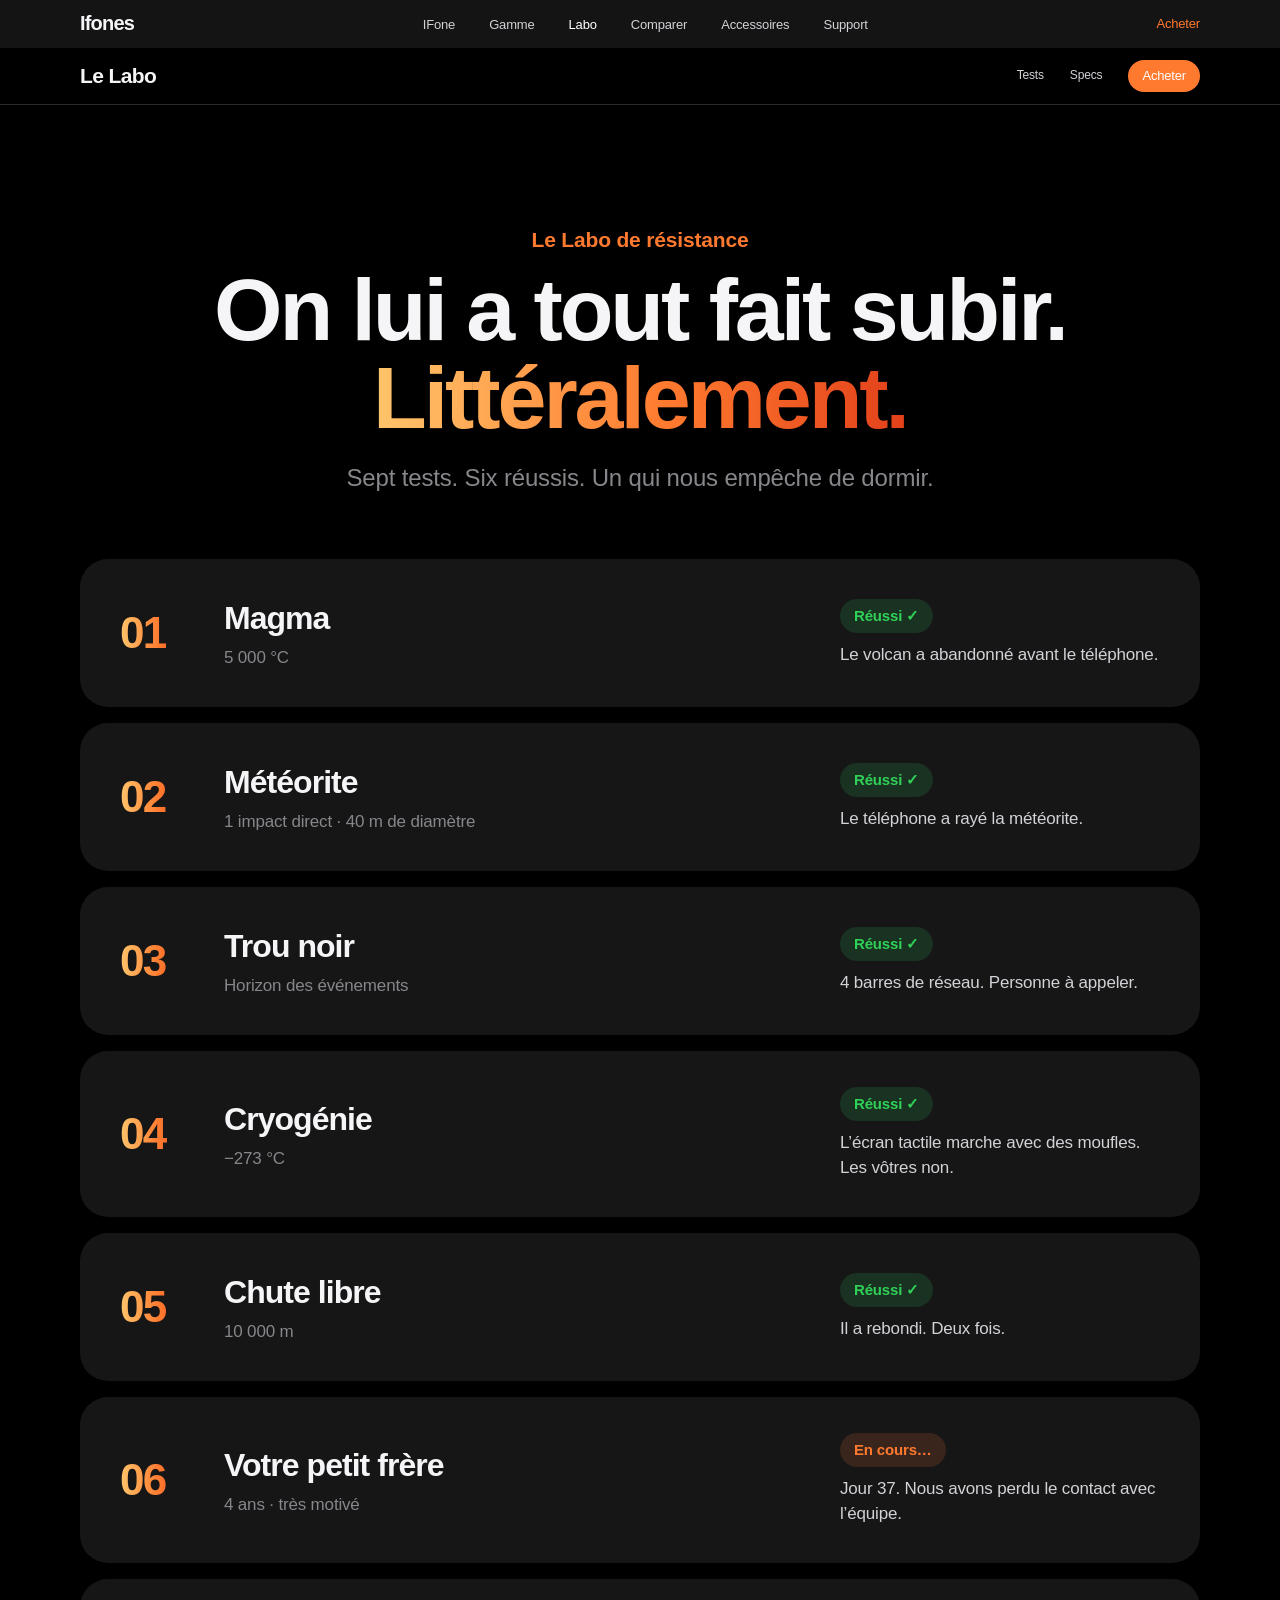
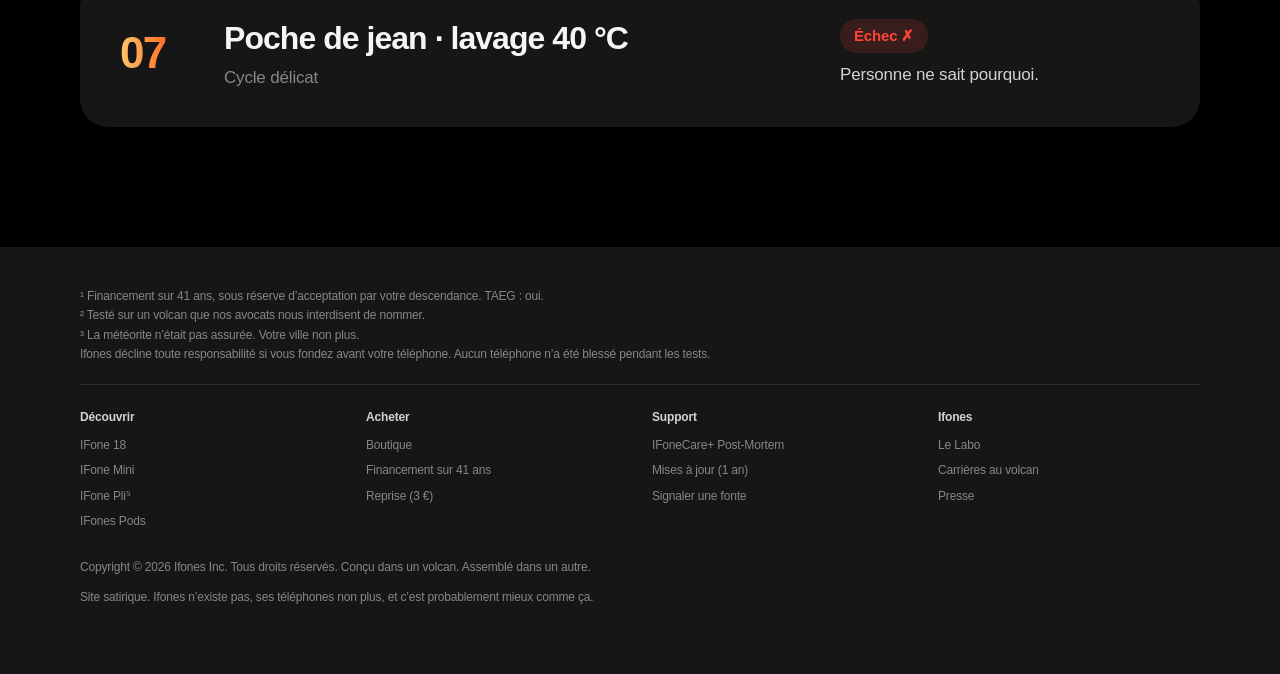
<file: projects/ifone/labo.html>
<!doctype html>
<html lang="fr">
<head>
<meta charset="utf-8">
<meta name="viewport" content="width=device-width, initial-scale=1">
<title>Le Labo de résistance — Ifones</title>
<meta name="description" content="Magma, météorite, trou noir, chute de 10 000 m. Sept tests, six réussis. Un qui nous empêche de dormir.">
<meta name="theme-color" content="#000000">
<link rel="icon" href="assets/img/favicon.svg" type="image/svg+xml">
<link rel="stylesheet" href="assets/css/style.css">
</head>
<body data-page="labo">
<a class="skip" href="#main">Aller au contenu</a>
<div data-nav></div>

<nav class="subnav" aria-label="Le Labo">
  <div class="wrap">
    <strong>Le Labo</strong>
    <nav><a href="#tests">Tests</a><a href="specs.html">Specs</a><a class="btn btn-fill btn-sm" href="acheter.html">Acheter</a></nav>
  </div>
</nav>

<main id="main">
  <header class="phead">
    <div class="wrap">
      <p class="eyebrow">Le Labo de résistance</p>
      <h1 class="h1">On lui a tout fait subir.<br><span class="grad">Littéralement.</span></h1>
      <p class="sub">Sept tests. Six réussis. Un qui nous empêche de dormir.</p>
    </div>
  </header>

  <section class="sec" id="tests" style="padding-top:0">
    <div class="wrap tests">
      <article class="test reveal"><span class="n grad">01</span><div><h2>Magma</h2><p class="meta">5 000 °C</p></div><div class="res"><span class="badge ok">Réussi ✓</span><p>Le volcan a abandonné avant le téléphone.</p></div></article>
      <article class="test reveal"><span class="n grad">02</span><div><h2>Météorite</h2><p class="meta">1 impact direct · 40 m de diamètre</p></div><div class="res"><span class="badge ok">Réussi ✓</span><p>Le téléphone a rayé la météorite.</p></div></article>
      <article class="test reveal"><span class="n grad">03</span><div><h2>Trou noir</h2><p class="meta">Horizon des événements</p></div><div class="res"><span class="badge ok">Réussi ✓</span><p>4 barres de réseau. Personne à appeler.</p></div></article>
      <article class="test reveal"><span class="n grad">04</span><div><h2>Cryogénie</h2><p class="meta">−273 °C</p></div><div class="res"><span class="badge ok">Réussi ✓</span><p>L’écran tactile marche avec des moufles. Les vôtres non.</p></div></article>
      <article class="test reveal"><span class="n grad">05</span><div><h2>Chute libre</h2><p class="meta">10 000 m</p></div><div class="res"><span class="badge ok">Réussi ✓</span><p>Il a rebondi. Deux fois.</p></div></article>
      <article class="test reveal"><span class="n grad">06</span><div><h2>Votre petit frère</h2><p class="meta">4 ans · très motivé</p></div><div class="res"><span class="badge wip">En cours…</span><p>Jour 37. Nous avons perdu le contact avec l’équipe.</p></div></article>
      <article class="test reveal"><span class="n grad">07</span><div><h2>Poche de jean · lavage 40 °C</h2><p class="meta">Cycle délicat</p></div><div class="res"><span class="badge ko">Échec ✗</span><p>Personne ne sait pourquoi.</p></div></article>
    </div>
  </section>
</main>

<div data-foot></div>
<script src="assets/js/site.js"></script>
</body>
</html>
</file>
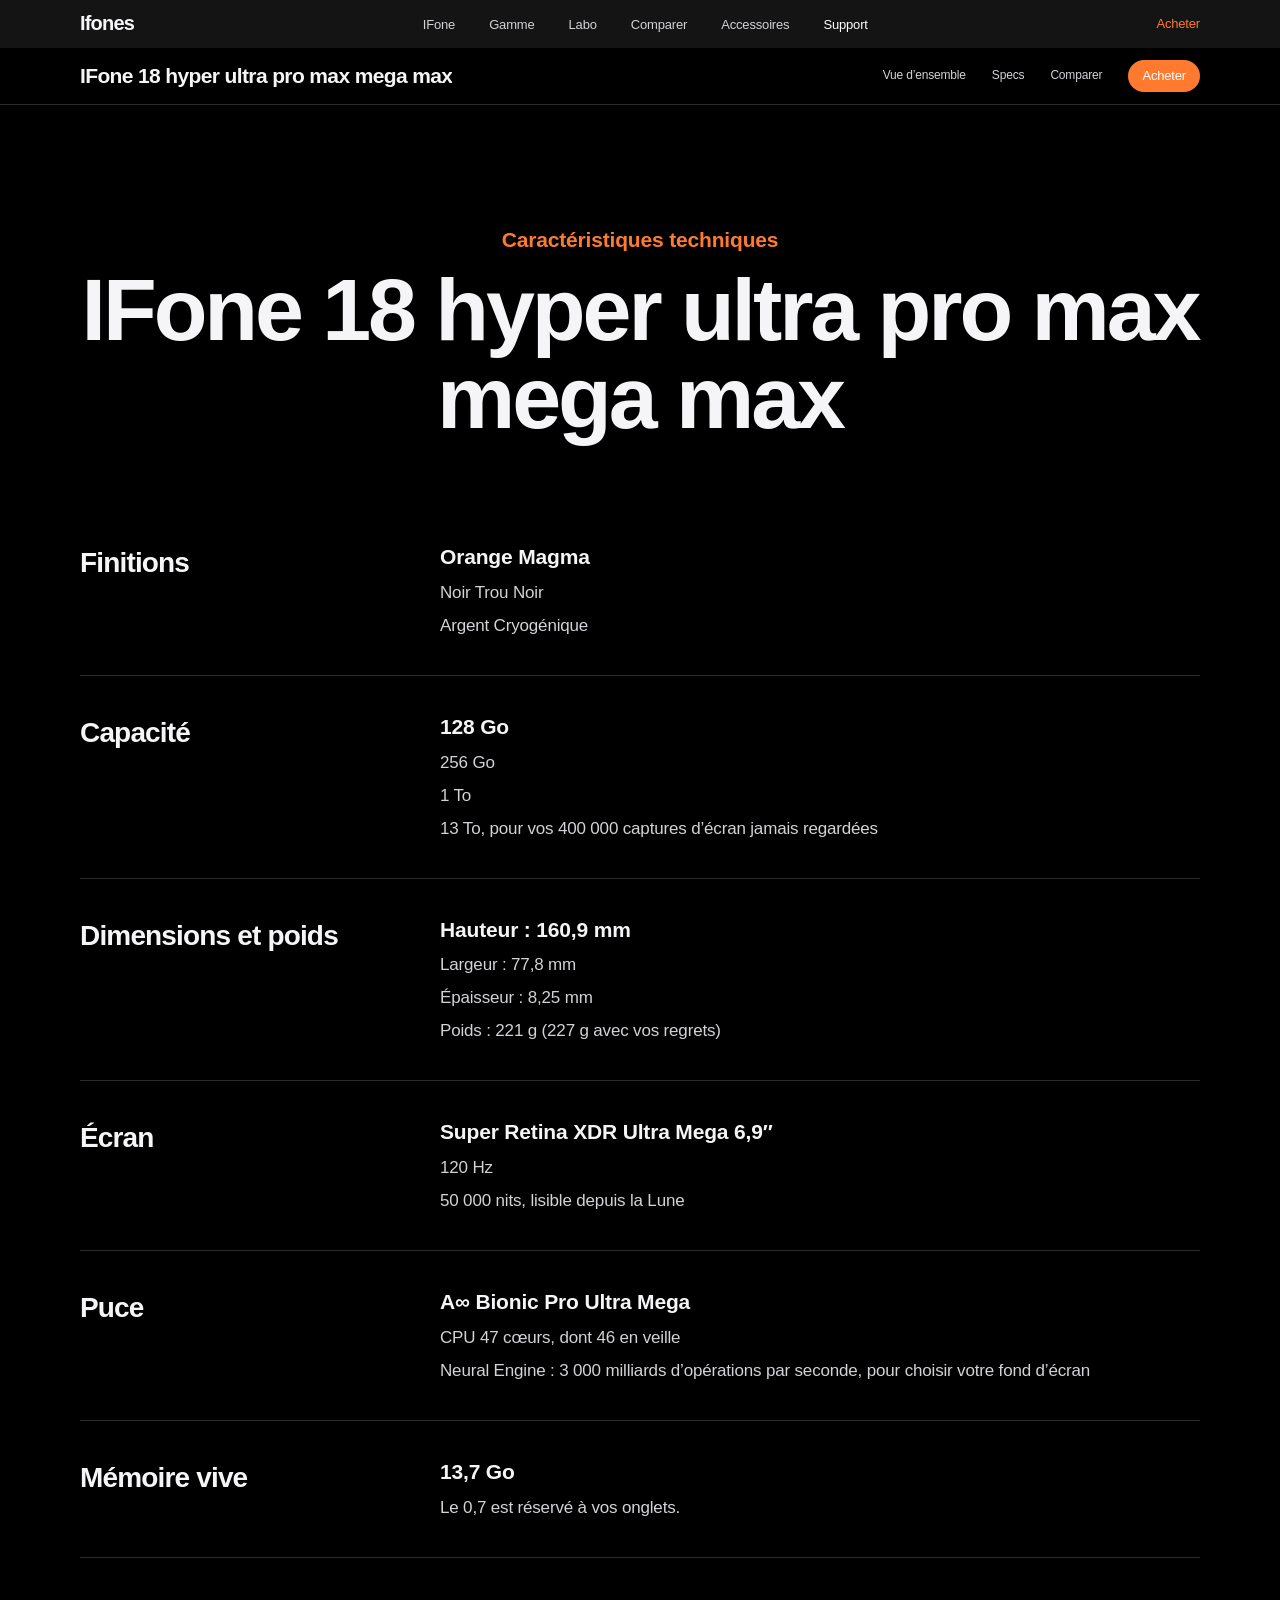
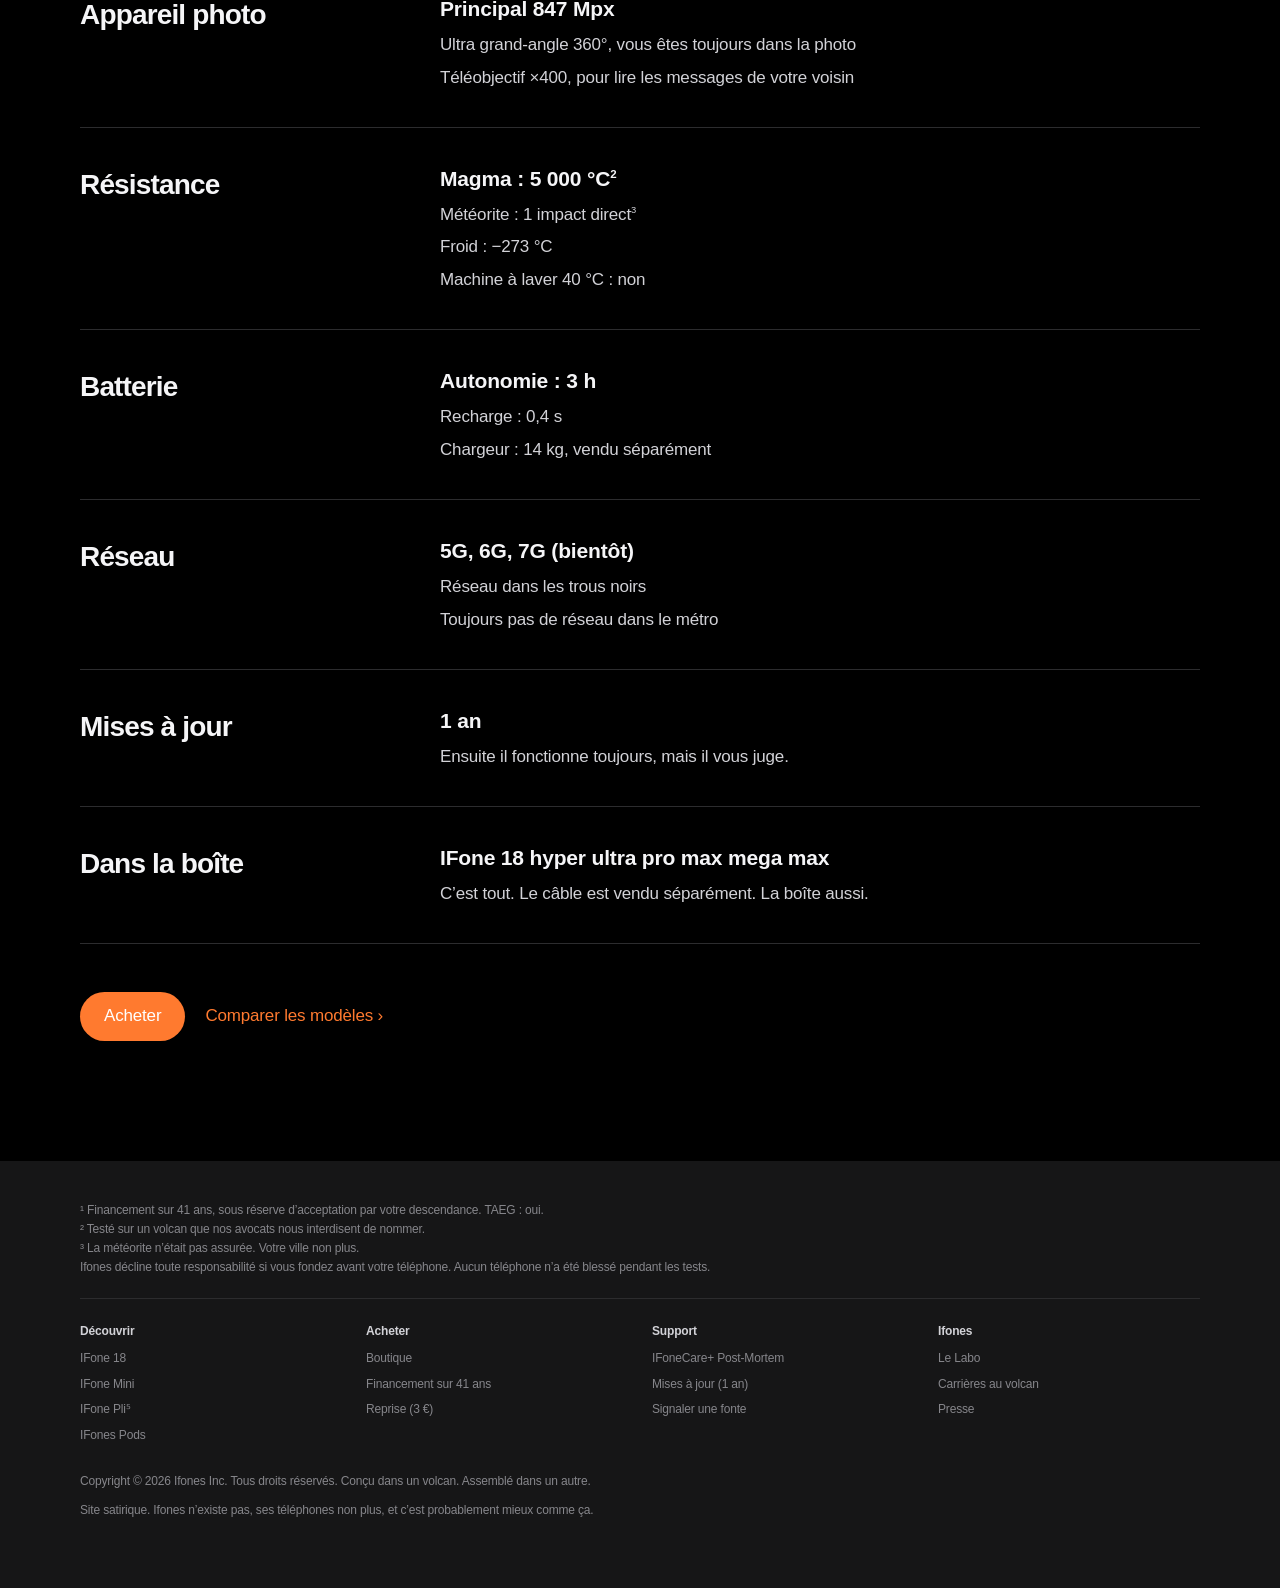
<file: projects/ifone/specs.html>
<!doctype html>
<html lang="fr">
<head>
<meta charset="utf-8">
<meta name="viewport" content="width=device-width, initial-scale=1">
<title>Caractéristiques techniques — IFone 18 — Ifones</title>
<meta name="description" content="Toutes les caractéristiques de l’IFone 18 hyper ultra pro max mega max : 13,7 Go de RAM, 847 Mpx, 1 an de mises à jour.">
<meta name="theme-color" content="#000000">
<link rel="icon" href="assets/img/favicon.svg" type="image/svg+xml">
<link rel="stylesheet" href="assets/css/style.css">
</head>
<body data-page="specs">
<a class="skip" href="#main">Aller au contenu</a>
<div data-nav></div>

<nav class="subnav" aria-label="IFone 18">
  <div class="wrap">
    <strong>IFone 18 hyper ultra pro max mega max</strong>
    <nav><a href="index.html">Vue d’ensemble</a><a href="specs.html" aria-current="page">Specs</a><a href="comparer.html">Comparer</a><a class="btn btn-fill btn-sm" href="acheter.html">Acheter</a></nav>
  </div>
</nav>

<main id="main">
  <header class="phead">
    <div class="wrap">
      <p class="eyebrow">Caractéristiques techniques</p>
      <h1 class="h1">IFone 18 hyper ultra pro max mega max</h1>
    </div>
  </header>

  <section class="sec" style="padding-top:0">
    <div class="wrap">
      <div class="spec-row reveal"><h2>Finitions</h2><ul><li>Orange Magma</li><li>Noir Trou Noir</li><li>Argent Cryogénique</li></ul></div>
      <div class="spec-row reveal"><h2>Capacité</h2><ul><li>128 Go</li><li>256 Go</li><li>1 To</li><li>13 To, pour vos 400 000 captures d’écran jamais regardées</li></ul></div>
      <div class="spec-row reveal"><h2>Dimensions et poids</h2><ul><li>Hauteur : 160,9 mm</li><li>Largeur : 77,8 mm</li><li>Épaisseur : 8,25 mm</li><li>Poids : 221 g (227 g avec vos regrets)</li></ul></div>
      <div class="spec-row reveal"><h2>Écran</h2><ul><li>Super Retina XDR Ultra Mega 6,9″</li><li>120 Hz</li><li>50 000 nits, lisible depuis la Lune</li></ul></div>
      <div class="spec-row reveal"><h2>Puce</h2><ul><li>A∞ Bionic Pro Ultra Mega</li><li>CPU 47 cœurs, dont 46 en veille</li><li>Neural Engine : 3 000 milliards d’opérations par seconde, pour choisir votre fond d’écran</li></ul></div>
      <div class="spec-row reveal"><h2>Mémoire vive</h2><ul><li>13,7 Go</li><li>Le 0,7 est réservé à vos onglets.</li></ul></div>
      <div class="spec-row reveal"><h2>Appareil photo</h2><ul><li>Principal 847 Mpx</li><li>Ultra grand-angle 360°, vous êtes toujours dans la photo</li><li>Téléobjectif ×400, pour lire les messages de votre voisin</li></ul></div>
      <div class="spec-row reveal"><h2>Résistance</h2><ul><li>Magma : 5 000 °C<sup>2</sup></li><li>Météorite : 1 impact direct<sup>3</sup></li><li>Froid : −273 °C</li><li>Machine à laver 40 °C : non</li></ul></div>
      <div class="spec-row reveal"><h2>Batterie</h2><ul><li>Autonomie : 3 h</li><li>Recharge : 0,4 s</li><li>Chargeur : 14 kg, vendu séparément</li></ul></div>
      <div class="spec-row reveal"><h2>Réseau</h2><ul><li>5G, 6G, 7G (bientôt)</li><li>Réseau dans les trous noirs</li><li>Toujours pas de réseau dans le métro</li></ul></div>
      <div class="spec-row reveal"><h2>Mises à jour</h2><ul><li>1 an</li><li>Ensuite il fonctionne toujours, mais il vous juge.</li></ul></div>
      <div class="spec-row reveal"><h2>Dans la boîte</h2><ul><li>IFone 18 hyper ultra pro max mega max</li><li>C’est tout. Le câble est vendu séparément. La boîte aussi.</li></ul></div>
      <div class="btns" style="justify-content:flex-start;margin-top:48px"><a class="btn btn-fill" href="acheter.html">Acheter</a><a class="btn btn-link" href="comparer.html">Comparer les modèles ›</a></div>
    </div>
  </section>
</main>

<div data-foot></div>
<script src="assets/js/site.js"></script>
</body>
</html>
</file>
<file: projects/ifone/assets/css/style.css>
/* Ifones — site satirique. Look Apple, contenu absurde. */
:root {
  --bg: #000; --bg2: #0a0a0b; --card: #161617; --card2: #1d1d1f; --line: #2c2c2e;
  --text: #f5f5f7; --soft: #d2d2d7; --muted: #86868b;
  --orange: #ff7a2f; --grad: linear-gradient(90deg, #ffc56b, #ff7a2f 55%, #e2401a);
  --green: #30d158; --red: #ff453a;
  --w: 1120px; --pad: 16px; --r: 28px;
  --font: -apple-system, BlinkMacSystemFont, "SF Pro Display", "SF Pro Text", "Inter", "Helvetica Neue", "Segoe UI", Roboto, Arial, sans-serif;
  color-scheme: dark;
}
*, *::before, *::after { box-sizing: border-box; }
html { -webkit-text-size-adjust: 100%; scroll-behavior: smooth; }
body { margin: 0; background: var(--bg); color: var(--text); font: 17px/1.47 var(--font); letter-spacing: -0.01em; -webkit-font-smoothing: antialiased; overflow-x: hidden; }
img, svg { display: block; max-width: 100%; }
a { color: inherit; text-decoration: none; }
button { font: inherit; color: inherit; background: none; border: 0; cursor: pointer; }
:focus-visible { outline: 2px solid var(--orange); outline-offset: 3px; border-radius: 6px; }
.wrap { width: min(var(--w), 100% - 2 * var(--pad)); margin-inline: auto; }
.skip { position: absolute; left: -9999px; }
.skip:focus { left: 16px; top: 16px; z-index: 99; background: var(--orange); color: #fff; padding: 8px 14px; border-radius: 980px; }

/* ---------- type ---------- */
.grad { background: var(--grad); -webkit-background-clip: text; background-clip: text; color: transparent; }
.eyebrow { color: var(--orange); font-weight: 600; font-size: 21px; margin: 0 0 10px; }
.h1 { font-size: clamp(44px, 8vw, 96px); line-height: 1; letter-spacing: -0.035em; font-weight: 700; margin: 0; }
.h2 { font-size: clamp(32px, 4.6vw, 56px); line-height: 1.07; letter-spacing: -0.03em; font-weight: 700; margin: 0 0 48px; max-width: 980px; }
.h2 .dim, .dim { color: var(--muted); }
.lead { font-size: clamp(21px, 2.4vw, 32px); font-weight: 500; letter-spacing: -0.02em; margin: 14px 0 0; }
.small { font-size: 12px; color: var(--muted); }
sup { font-size: .55em; }

/* ---------- buttons ---------- */
.btn { display: inline-flex; align-items: center; gap: 6px; padding: 12px 24px; border-radius: 980px; font-size: 17px; font-weight: 500; transition: background .2s, transform .2s; }
.btn-fill { background: var(--orange); color: #fff; }
.btn-fill:hover { background: #ff8c4a; }
.btn-link { color: var(--orange); padding-inline: 4px; }
.btn-link:hover { text-decoration: underline; }
.btn-sm { padding: 6px 14px; font-size: 13px; }
.btns { display: flex; gap: 16px; align-items: center; justify-content: center; flex-wrap: wrap; margin-top: 28px; }

/* ---------- global nav ---------- */
.gnav { background: rgba(22, 22, 23, .92); backdrop-filter: saturate(180%) blur(20px); -webkit-backdrop-filter: saturate(180%) blur(20px); position: relative; z-index: 30; }
.gnav .wrap { height: 48px; display: flex; align-items: center; justify-content: space-between; gap: 24px; }
.logo { font-size: 20px; font-weight: 600; letter-spacing: -0.04em; }
.gnav ul { display: flex; gap: 34px; list-style: none; margin: 0; padding: 0; }
.gnav ul a { font-size: 13px; color: var(--soft); transition: color .2s; }
.gnav ul a:hover, .gnav ul a[aria-current] { color: #fff; }
.bag { position: relative; font-size: 13px; color: var(--orange); display: flex; align-items: center; gap: 8px; }
.bag b { min-width: 18px; height: 18px; border-radius: 9px; background: var(--orange); color: #fff; font-size: 11px; display: grid; place-items: center; padding: 0 5px; }
.bag b:empty { display: none; }
.burger { display: none; width: 32px; height: 32px; position: relative; }
.burger i, .burger i::before, .burger i::after { position: absolute; left: 8px; width: 16px; height: 1.5px; background: var(--soft); content: ""; transition: transform .25s; }
.burger i { top: 15px; } .burger i::before { left: 0; top: -5px; } .burger i::after { left: 0; top: 5px; }
.nav-open .burger i { background: transparent; }
.nav-open .burger i::before { transform: translateY(5px) rotate(45deg); }
.nav-open .burger i::after { transform: translateY(-5px) rotate(-45deg); }

/* ---------- product sub-nav (sticky) ---------- */
.subnav { position: sticky; top: 0; z-index: 20; background: rgba(0, 0, 0, .78); backdrop-filter: saturate(180%) blur(20px); -webkit-backdrop-filter: saturate(180%) blur(20px); border-bottom: 1px solid var(--line); }
.subnav .wrap { height: 56px; display: flex; align-items: center; justify-content: space-between; gap: 16px; }
.subnav strong { font-size: 21px; font-weight: 600; letter-spacing: -0.03em; white-space: nowrap; overflow: hidden; text-overflow: ellipsis; }
.subnav nav { display: flex; align-items: center; gap: 26px; }
.subnav nav a:not(.btn) { font-size: 12px; color: var(--soft); }
.subnav nav a:not(.btn):hover { color: #fff; }

/* ---------- sections ---------- */
.sec { padding: 120px 0; }
.sec-alt { background: var(--bg2); }
.center { text-align: center; }
.center .h2 { margin-inline: auto; }

/* hero */
.hero { text-align: center; padding-top: 96px; }
.hero .h1 span { display: block; }
.hero .price { color: var(--muted); margin: 12px 0 0; }
.banner { position: relative; height: clamp(320px, 52vw, 760px); margin-top: 56px; overflow: hidden; background: radial-gradient(60% 70% at 55% 80%, #ff6a1a 0%, #7a1a05 35%, #000 75%); }
.banner img { position: absolute; inset: -8% 0 0; width: 100%; height: 108%; object-fit: cover; will-change: transform; }
.banner::before { content: ""; position: absolute; inset: 0 0 auto; height: 38%; background: linear-gradient(#000, transparent); z-index: 1; }
.banner::after { content: ""; position: absolute; left: 30%; right: 18%; bottom: 4%; height: 30%; background: radial-gradient(closest-side, rgba(255, 170, 60, .55), transparent); mix-blend-mode: screen; animation: glow 3.2s ease-in-out infinite; z-index: 1; }
@keyframes glow { 50% { opacity: .35; transform: scale(1.08); } }

/* bento */
.bento { display: grid; grid-template-columns: repeat(6, 1fr); gap: 16px; }
.card { background: var(--card); border-radius: var(--r); padding: 40px; min-height: 380px; display: flex; flex-direction: column; justify-content: flex-end; gap: 12px; position: relative; overflow: hidden; }
.card .k { color: var(--muted); font-weight: 600; font-size: 17px; }
.card .big { font-size: clamp(48px, 5vw, 72px); font-weight: 700; letter-spacing: -0.04em; line-height: 1; }
.card .big.mid { font-size: clamp(34px, 3.4vw, 44px); }
.card p { margin: 0; color: var(--soft); font-size: 19px; line-height: 1.35; }
.c-4 { grid-column: span 4; } .c-3 { grid-column: span 3; } .c-2 { grid-column: span 2; }
.card .art { position: absolute; top: 28px; right: 28px; width: 42%; max-width: 220px; opacity: .9; }

/* tests (aperçu labo) */
.tiles { display: grid; grid-template-columns: repeat(4, 1fr); gap: 16px; }
.tile { background: var(--card); border-radius: 24px; padding: 32px; min-height: 240px; display: flex; flex-direction: column; justify-content: flex-end; gap: 6px; }
.tile h3 { margin: 0; font-size: 28px; letter-spacing: -0.03em; }
.tile p { margin: 0; color: var(--muted); font-size: 15px; }
.ok { color: var(--green); font-weight: 600; font-size: 15px; }
.wip { color: var(--orange); font-weight: 600; font-size: 15px; animation: blink 1.4s steps(2) infinite; }
.ko { color: var(--red); font-weight: 600; font-size: 15px; }
@keyframes blink { 50% { opacity: .35; } }

/* colours */
.colors { display: grid; grid-template-columns: repeat(3, 1fr); gap: 16px; }
.phone-tile { background: #fff; border-radius: 24px; aspect-ratio: 362 / 420; display: grid; place-items: center; overflow: hidden; }
/* photos are pre-cropped to the same framing (phone = 74 % of a 4:5 white canvas), so no per-colour zoom */
.phone-tile img { width: 100%; height: 100%; object-fit: cover; transition: transform .6s cubic-bezier(.2, .8, .2, 1); }
.phone-tile:hover img { transform: translateY(-8px) scale(1.03); }
.phone-tile.empty, .prod .media.white.empty { background: radial-gradient(circle at 50% 40%, #2a2a2c, #161617); }
.phone-tile svg { width: 55%; }
.cname { display: flex; align-items: center; gap: 10px; margin: 24px 0 6px; font-size: 24px; font-weight: 600; letter-spacing: -0.02em; }
.dot { width: 18px; height: 18px; border-radius: 50%; border: 1px solid var(--line); flex: none; }
.dot-magma { background: linear-gradient(135deg, #ffb15c, #ff6a1a, #5a1203); }
.dot-noir { background: linear-gradient(135deg, #3a3a40, #0b0b0d); }
.dot-argent { background: linear-gradient(135deg, #f4f4f6, #b9bcc2, #6d7077); }
.cdesc { color: var(--muted); margin: 0; }

/* lineup */
.lineup { display: grid; grid-template-columns: repeat(4, 1fr); gap: 16px; text-align: center; }
.prod .media { aspect-ratio: 268 / 300; border-radius: 24px; background: var(--card); display: grid; place-items: center; overflow: hidden; margin-bottom: 16px; }
.prod .media.white { background: #fff; }
.prod .media svg { width: 70%; }
.prod h3 { margin: 0; font-size: 21px; letter-spacing: -0.02em; min-height: 2.5em; display: grid; place-items: center; }
.prod p { margin: 6px 0; color: var(--soft); font-size: 15px; min-height: 2.8em; }
.prod .from { color: var(--muted); font-size: 15px; }
.prod .btns { margin-top: 14px; gap: 8px; }

/* finale */
.finale { text-align: center; }
.finale .h1 { font-size: clamp(44px, 7vw, 80px); }
.chip { display: inline-block; margin-top: 22px; padding: 10px 20px; border-radius: 980px; background: var(--card); color: var(--orange); font-weight: 500; font-size: 15px; font-variant-numeric: tabular-nums; }

/* page head */
.phead { text-align: center; padding: 120px 0 64px; }
.phead .h1 { font-size: clamp(42px, 7vw, 88px); }
.phead .sub { color: var(--muted); font-size: clamp(19px, 2vw, 24px); font-weight: 500; max-width: 860px; margin: 18px auto 0; }

/* Pli⁵ — unfolds on scroll */
.pli { height: 320vh; position: relative; }
.pli-stick { position: sticky; top: 56px; height: calc(100vh - 56px); display: flex; flex-direction: column; justify-content: center; }
.pli-stage { height: 46vh; display: grid; place-items: center; position: relative; }
.pli-screen { width: var(--pw, 46px); height: var(--ph, 40px); border-radius: 8px; background: var(--grad); box-shadow: 0 0 0 1px rgba(255, 122, 47, .6), 0 30px 80px -20px rgba(255, 106, 26, .55); position: relative; }
.pli-screen::after { content: ""; position: absolute; inset: 0; border-radius: inherit; background: repeating-linear-gradient(90deg, transparent 0 calc(100% / var(--folds, 32) - 1px), rgba(0, 0, 0, .35) 0 calc(100% / var(--folds, 32))); }
.pli-read { display: flex; justify-content: center; gap: 48px; flex-wrap: wrap; margin-top: 28px; text-align: center; }
.pli-read div { min-width: 170px; }
.pli-read b { display: block; font-size: clamp(34px, 4vw, 48px); letter-spacing: -0.04em; font-variant-numeric: tabular-nums; }
.pli-read span { color: var(--muted); font-size: 15px; }
.pli-steps { display: flex; justify-content: center; gap: 10px; margin-top: 22px; }
.pli-steps i { width: 34px; height: 4px; border-radius: 2px; background: var(--line); transition: background .3s; }
.pli-steps i.on { background: var(--orange); }

/* split blocks */
.split { display: grid; grid-template-columns: 1fr 1fr; gap: 16px; align-items: stretch; }
.panel { background: var(--card); border-radius: var(--r); min-height: 420px; display: grid; place-items: center; overflow: hidden; }
.panel svg { width: 72%; }
.mini-specs { display: grid; gap: 16px; }
.mspec { background: var(--card); border-radius: 24px; padding: 24px 32px; display: grid; grid-template-columns: 190px 1fr; align-items: center; gap: 20px; }
.mspec b { font-size: 40px; letter-spacing: -0.04em; line-height: 1; }
.mspec span { display: block; color: var(--muted); font-weight: 600; font-size: 15px; }
.mspec p { margin: 2px 0 0; color: var(--soft); }
.db { font-size: clamp(110px, 16vw, 180px); font-weight: 700; letter-spacing: -0.06em; line-height: .9; margin: 0; }
.pods-copy p { color: var(--soft); font-size: 24px; font-weight: 500; line-height: 1.35; margin: 24px 0 14px; }
.listen { margin-top: 18px; }
.listen-out { color: var(--muted); min-height: 1.5em; margin-top: 10px; }

/* specs table */
.spec-row { display: grid; grid-template-columns: 320px 1fr; gap: 40px; padding: 36px 0; border-bottom: 1px solid var(--line); }
.spec-row h2 { margin: 0; font-size: 28px; letter-spacing: -0.03em; }
.spec-row ul { list-style: none; margin: 0; padding: 0; display: grid; gap: 8px; color: var(--soft); }
.spec-row li:first-child { color: var(--text); font-weight: 600; font-size: 21px; }

/* labo */
.tests { display: grid; gap: 16px; }
.test { background: var(--card); border-radius: var(--r); padding: 36px 40px; display: grid; grid-template-columns: 72px 1fr 320px; gap: 32px; align-items: center; }
.test .n { font-size: 44px; font-weight: 700; letter-spacing: -0.04em; }
.test h2 { margin: 0; font-size: 32px; letter-spacing: -0.03em; }
.test .meta { color: var(--muted); margin: 4px 0 0; }
.badge { display: inline-block; padding: 6px 14px; border-radius: 980px; font-size: 15px; font-weight: 600; }
.badge.ok { background: rgba(48, 209, 88, .15); }
.badge.wip { background: rgba(255, 122, 47, .15); }
.badge.ko { background: rgba(255, 69, 58, .15); }
.test .res p { margin: 10px 0 0; color: var(--soft); }

/* comparer */
.cmp { width: 100%; min-width: 720px; border-collapse: collapse; table-layout: fixed; }
.cmp th, .cmp td { text-align: left; padding: 22px 12px 22px 0; border-bottom: 1px solid var(--line); vertical-align: top; }
.cmp thead th { border: 0; padding-bottom: 8px; }
.cmp thead .ph { width: 85%; aspect-ratio: 280 / 320; border-radius: 20px; margin-bottom: 18px; }
.cmp thead .ph.empty, .cmp thead .media { background: var(--card); display: grid; place-items: center; }
.cmp thead .ph svg { width: 60%; }
.cmp th.name { font-size: 21px; font-weight: 600; }
.cmp tbody th { color: var(--muted); font-weight: 600; width: 25%; }
.cmp td:nth-child(2) { color: var(--text); } .cmp td:nth-child(3) { color: var(--text); } .cmp td:nth-child(4) { color: var(--muted); }
.cmp .o { color: var(--orange); } .cmp .s { color: var(--soft); }
.cmp-scroll { overflow-x: auto; }

/* accessoires */
.acc { display: grid; grid-template-columns: repeat(4, 1fr); gap: 16px 16px; }
.acc .item .media { aspect-ratio: 1; border-radius: 24px; background: var(--card); display: grid; place-items: center; margin-bottom: 14px; transition: background .3s; }
.acc .item:hover .media { background: var(--card2); }
.acc .item .media svg { width: 56%; }
.acc h2 { font-size: 19px; margin: 0; letter-spacing: -0.02em; }
.acc p { color: var(--muted); font-size: 15px; margin: 6px 0; min-height: 4.1em; }
.acc .price { display: block; color: var(--soft); font-weight: 600; margin-bottom: 10px; }
.care { margin-top: 64px; background: var(--card); border-radius: var(--r); padding: 48px; display: flex; justify-content: space-between; align-items: center; gap: 32px; flex-wrap: wrap; }
.care h2 { margin: 0 0 8px; font-size: 32px; letter-spacing: -0.03em; }
.care p { margin: 0; color: var(--soft); max-width: 640px; }
.care .p { text-align: right; } .care .p b { font-size: 28px; display: block; }

/* acheter */
.buy { display: grid; grid-template-columns: 480px 1fr; gap: 80px; align-items: start; }
.buy-media { position: sticky; top: 96px; }
.buy-media .phone-tile { aspect-ratio: 480 / 640; border-radius: var(--r); }
.buy-media .phone-tile img { transition: opacity .35s, transform .6s; }
.buy h1 { font-size: 40px; line-height: 1.05; letter-spacing: -0.035em; margin: 0 0 8px; }
.step { margin-top: 48px; border: 0; padding: 0; min-width: 0; }
.step legend { font-size: 28px; font-weight: 700; letter-spacing: -0.03em; padding: 0; }
.step .hint { color: var(--muted); font-size: 15px; margin: 6px 0 16px; }
.swatches { display: flex; gap: 14px; }
.swatches label { cursor: pointer; }
.swatches input { position: absolute; opacity: 0; }
.swatches .dot { width: 36px; height: 36px; display: block; outline: 2px solid transparent; outline-offset: 3px; transition: outline-color .2s; }
.swatches input:checked + .dot { outline-color: var(--orange); }
.swatches input:focus-visible + .dot { outline-color: #fff; }
.cname-out { color: var(--soft); font-size: 15px; margin-top: 12px; }
.opts { display: grid; gap: 12px; }
.opt { display: block; cursor: pointer; }
.opt input { position: absolute; opacity: 0; }
.opt span { display: flex; justify-content: space-between; gap: 16px; padding: 20px 24px; border-radius: 16px; background: var(--card); border: 1px solid var(--line); transition: border-color .2s, background .2s; }
.opt span b { font-weight: 600; }
.opt span em { font-style: normal; color: var(--soft); font-size: 15px; text-align: right; }
.opt small { display: block; color: var(--muted); font-weight: 400; margin-top: 2px; }
.opt input:checked + span { border: 2px solid var(--orange); padding: 19px 23px; }
.opt input:focus-visible + span { box-shadow: 0 0 0 3px rgba(255, 255, 255, .5); }
.summary { margin-top: 48px; background: var(--card); border-radius: 24px; padding: 32px; }
.summary .tot { display: flex; justify-content: space-between; font-size: 24px; font-weight: 700; }
.summary p { color: var(--muted); font-size: 15px; margin: 8px 0 0; }
.summary .btns { justify-content: flex-start; margin-top: 20px; }

/* 404 */
.lost { min-height: 72vh; display: grid; place-items: center; text-align: center; padding: 80px 0; }
.melt { font-size: clamp(160px, 26vw, 280px); font-weight: 700; letter-spacing: -0.06em; line-height: .9; margin: 0; background: linear-gradient(180deg, #ffd27a, #ff7a2f 55%, #7a1a05); -webkit-background-clip: text; background-clip: text; color: transparent; transform-origin: 50% 0; animation: melt 6s ease-in-out infinite alternate; position: relative; }
@keyframes melt { to { transform: scaleY(1.12) skewX(-2deg); filter: blur(.4px); } }
.drips { position: relative; height: 0; }
.drips i { position: absolute; top: -14px; width: 10px; border-radius: 0 0 6px 6px; background: linear-gradient(#ff7a2f, #7a1a05); animation: drip 4s ease-in infinite; }
@keyframes drip { 0% { height: 0; opacity: 1; } 80% { height: 90px; opacity: 1; } 100% { height: 110px; opacity: 0; } }

/* footer */
.foot { background: var(--card); padding: 40px 0 56px; font-size: 12px; color: var(--muted); }
.foot .fine { line-height: 1.6; margin: 0 0 20px; }
.foot hr { border: 0; border-top: 1px solid var(--line); margin: 0 0 24px; }
.foot .cols { display: grid; grid-template-columns: repeat(4, 1fr); gap: 24px; margin-bottom: 28px; }
.foot h3 { color: var(--soft); font-size: 12px; margin: 0 0 10px; font-weight: 600; }
.foot ul { list-style: none; margin: 0; padding: 0; display: grid; gap: 8px; }
.foot a:hover { color: var(--soft); text-decoration: underline; }

/* toast */
.toast { position: fixed; left: 50%; bottom: 28px; transform: translate(-50%, 140%); background: rgba(29, 29, 31, .95); backdrop-filter: blur(20px); border: 1px solid var(--line); color: var(--text); padding: 14px 22px; border-radius: 16px; font-size: 15px; z-index: 50; transition: transform .45s cubic-bezier(.2, .8, .2, 1); max-width: calc(100% - 32px); text-align: center; }
.toast.show { transform: translate(-50%, 0); }

/* reveal on scroll */
.js .reveal { opacity: 0; transform: translateY(40px); transition: opacity .9s cubic-bezier(.2, .8, .2, 1), transform .9s cubic-bezier(.2, .8, .2, 1); transition-delay: var(--d, 0s); }
.js .reveal.in { opacity: 1; transform: none; }
.js .hero .h1 span, .js .hero .lead, .js .hero .price, .js .hero .btns, .js .hero .eyebrow { opacity: 0; transform: translateY(30px); animation: rise 1s cubic-bezier(.2, .8, .2, 1) forwards; }
.js .hero .eyebrow { animation-delay: .05s; } .js .hero .h1 span:nth-child(1) { animation-delay: .15s; } .js .hero .h1 span:nth-child(2) { animation-delay: .35s; }
.js .hero .lead { animation-delay: .55s; } .js .hero .price { animation-delay: .65s; } .js .hero .btns { animation-delay: .75s; }
@keyframes rise { to { opacity: 1; transform: none; } }

/* ---------- responsive ---------- */
@media (max-width: 1068px) {
  .bento { grid-template-columns: repeat(2, 1fr); }
  .c-4, .c-3, .c-2 { grid-column: span 1; }
  .c-4 { grid-column: span 2; }
  .tiles, .lineup, .acc { grid-template-columns: repeat(2, 1fr); }
  .buy { grid-template-columns: 1fr; gap: 40px; }
  .buy-media { position: static; max-width: 420px; }
  .test { grid-template-columns: 56px 1fr; }
  .test .res { grid-column: 2; }
}
@media (max-width: 833px) {
  .burger { display: block; }
  .gnav { backdrop-filter: none; -webkit-backdrop-filter: none; background: #161617; }
  .gnav ul { position: absolute; z-index: 40; top: 48px; left: 0; right: 0; height: calc(100vh - 48px); flex-direction: column; gap: 0; background: #161617; padding: 8px var(--pad) 20px; display: none; }
  .gnav ul li { border-bottom: 1px solid var(--line); }
  .nav-open .gnav ul { display: flex; }
  .gnav ul a { display: block; padding: 12px 0; font-size: 17px; }
  .subnav nav a:not(.btn) { display: none; }
  .subnav strong { font-size: 17px; }
  .sec { padding: 80px 0; }
  .colors, .split { grid-template-columns: 1fr; }
  .spec-row { grid-template-columns: 1fr; gap: 14px; }
  .mspec { grid-template-columns: 120px 1fr; padding: 20px; }
  .mspec b { font-size: 30px; }
  .foot .cols { grid-template-columns: repeat(2, 1fr); }
  .care { padding: 32px; } .care .p { text-align: left; }
  .card { min-height: 300px; padding: 28px; }
}
@media (max-width: 540px) {
  .bento, .tiles, .lineup, .acc { grid-template-columns: 1fr; }
  .c-4 { grid-column: span 1; }
  .test { grid-template-columns: 1fr; gap: 12px; padding: 28px; }
  .test .res { grid-column: 1; }
  .pli-read { gap: 20px; } .pli-read div { min-width: 130px; }
}
@media (prefers-reduced-motion: reduce) {
  *, *::before, *::after { animation: none !important; transition: none !important; scroll-behavior: auto !important; }
  .js .reveal, .js .hero * { opacity: 1 !important; transform: none !important; }
}
</file>
